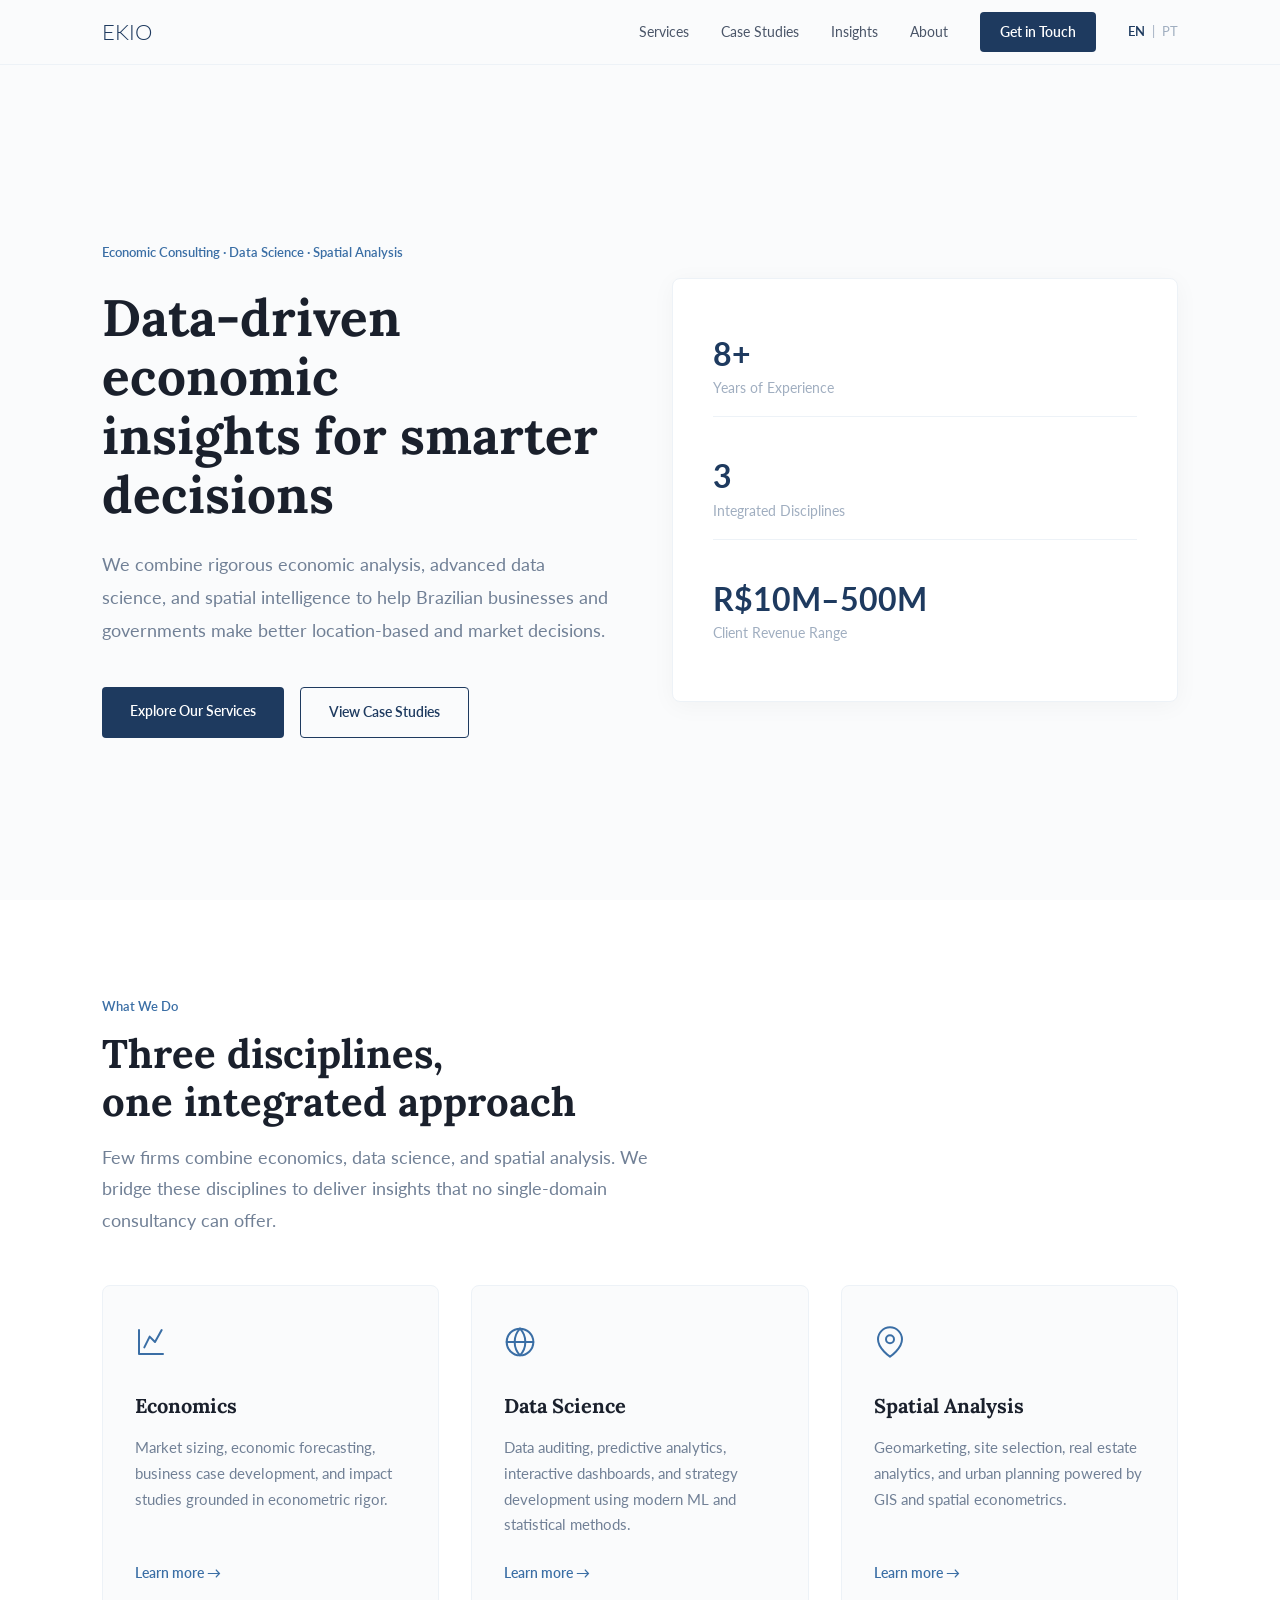
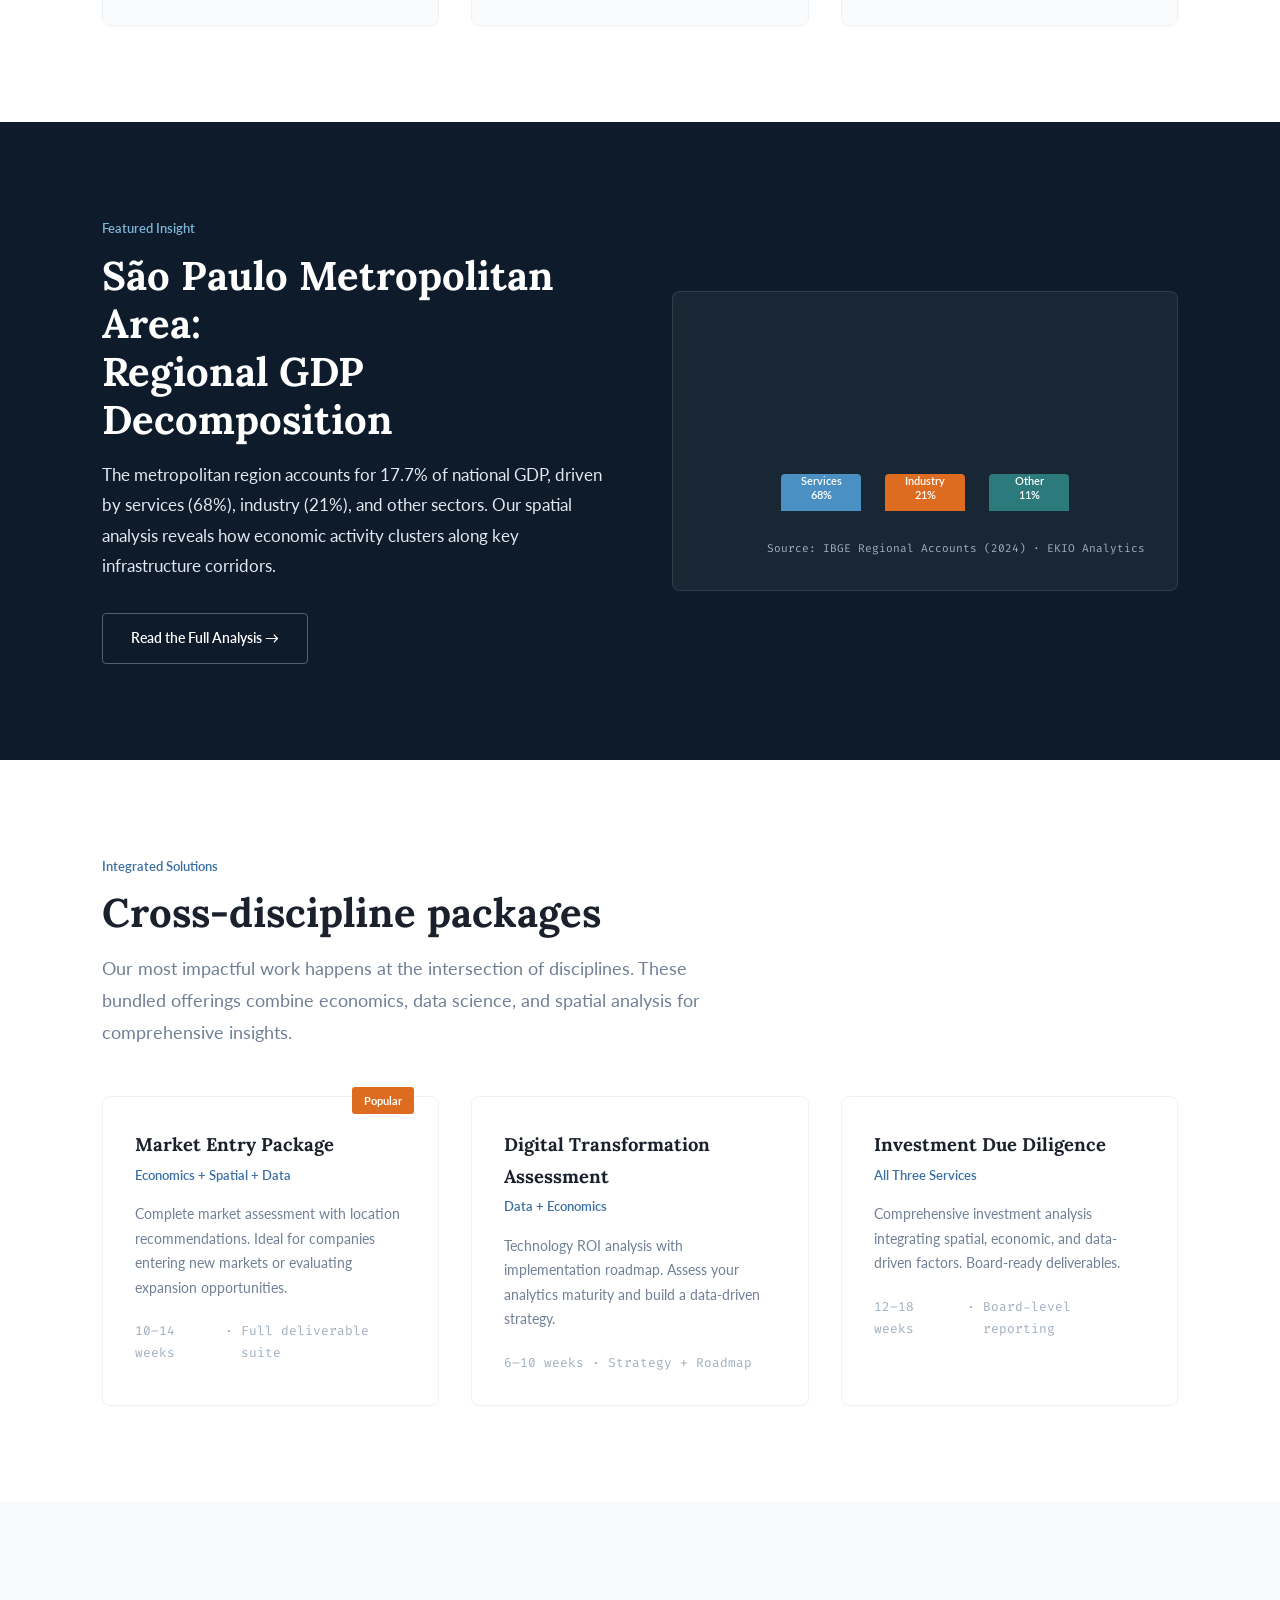
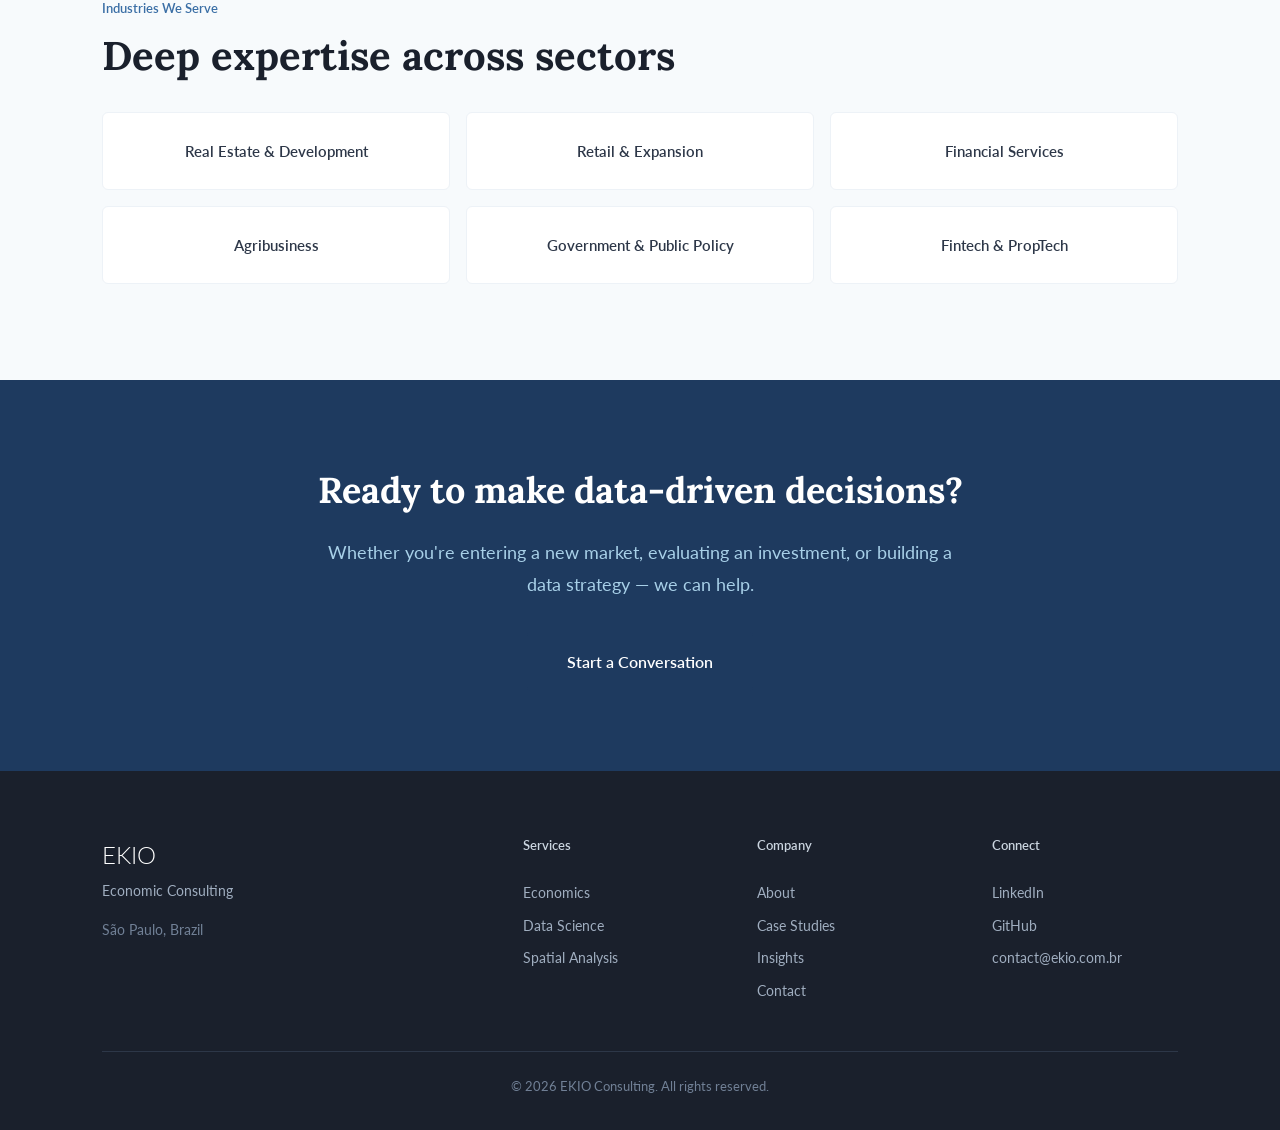
<file: ekio_ref/ekio-prototype/index.html>
<!DOCTYPE html>
<html lang="en">
<head>
    <meta charset="UTF-8">
    <meta name="viewport" content="width=device-width, initial-scale=1.0">
    <title>EKIO — Economic Consulting</title>
    <link href="https://fonts.googleapis.com/css2?family=Lato:wght@300;400;600;700&family=Lora:ital,wght@0,400;0,500;0,600;0,700;1,400;1,500&family=Source+Sans+Pro:wght@300;400;600&family=Fira+Code:wght@400;500&display=swap" rel="stylesheet">
    <link rel="stylesheet" href="style.css">
</head>
<body>

<!-- Navigation -->
<nav class="nav">
    <div class="nav-inner">
        <a href="index.html" class="nav-logo">EKIO</a>
        <div class="nav-links">
            <a href="services.html">Services</a>
            <a href="cases.html">Case Studies</a>
            <a href="insights.html">Insights</a>
            <a href="about.html">About</a>
            <a href="contact.html" class="nav-cta">Get in Touch</a>
        </div>
        <div class="nav-lang">
            <a href="#" class="lang-active">EN</a>
            <span class="lang-sep">|</span>
            <a href="#">PT</a>
        </div>
        <button class="nav-toggle" aria-label="Menu">
            <span></span><span></span><span></span>
        </button>
    </div>
</nav>

<!-- Hero -->
<header class="hero">
    <div class="hero-inner">
        <p class="hero-label">Economic Consulting &middot; Data Science &middot; Spatial Analysis</p>
        <h1 class="hero-title">Data-driven economic<br>insights for smarter decisions</h1>
        <p class="hero-subtitle">We combine rigorous economic analysis, advanced data science, and spatial intelligence to help Brazilian businesses and governments make better location-based and market decisions.</p>
        <div class="hero-actions">
            <a href="services.html" class="btn btn-primary">Explore Our Services</a>
            <a href="cases.html" class="btn btn-ghost">View Case Studies</a>
        </div>
    </div>
    <div class="hero-visual">
        <div class="hero-stat-grid">
            <div class="hero-stat">
                <span class="hero-stat-number">8+</span>
                <span class="hero-stat-label">Years of Experience</span>
            </div>
            <div class="hero-stat">
                <span class="hero-stat-number">3</span>
                <span class="hero-stat-label">Integrated Disciplines</span>
            </div>
            <div class="hero-stat">
                <span class="hero-stat-number">R$10M–500M</span>
                <span class="hero-stat-label">Client Revenue Range</span>
            </div>
        </div>
    </div>
</header>

<!-- Services Overview -->
<section class="section section-light" id="services">
    <div class="container">
        <p class="section-label">What We Do</p>
        <h2 class="section-heading">Three disciplines,<br>one integrated approach</h2>
        <p class="section-desc">Few firms combine economics, data science, and spatial analysis. We bridge these disciplines to deliver insights that no single-domain consultancy can offer.</p>

        <div class="services-grid">
            <a href="services.html#economics" class="service-card">
                <div class="service-icon">
                    <svg width="32" height="32" viewBox="0 0 24 24" fill="none" stroke="currentColor" stroke-width="1.5" stroke-linecap="round" stroke-linejoin="round"><path d="M3 3v18h18"/><path d="M7 16l4-8 4 4 5-9"/></svg>
                </div>
                <h3 class="service-title">Economics</h3>
                <p class="service-desc">Market sizing, economic forecasting, business case development, and impact studies grounded in econometric rigor.</p>
                <span class="service-link">Learn more &rarr;</span>
            </a>
            <a href="services.html#datascience" class="service-card">
                <div class="service-icon">
                    <svg width="32" height="32" viewBox="0 0 24 24" fill="none" stroke="currentColor" stroke-width="1.5" stroke-linecap="round" stroke-linejoin="round"><circle cx="12" cy="12" r="10"/><path d="M12 2a14.5 14.5 0 0 0 0 20 14.5 14.5 0 0 0 0-20"/><path d="M2 12h20"/></svg>
                </div>
                <h3 class="service-title">Data Science</h3>
                <p class="service-desc">Data auditing, predictive analytics, interactive dashboards, and strategy development using modern ML and statistical methods.</p>
                <span class="service-link">Learn more &rarr;</span>
            </a>
            <a href="services.html#spatial" class="service-card">
                <div class="service-icon">
                    <svg width="32" height="32" viewBox="0 0 24 24" fill="none" stroke="currentColor" stroke-width="1.5" stroke-linecap="round" stroke-linejoin="round"><path d="M21 10c0 7-9 13-9 13s-9-6-9-13a9 9 0 0 1 18 0z"/><circle cx="12" cy="10" r="3"/></svg>
                </div>
                <h3 class="service-title">Spatial Analysis</h3>
                <p class="service-desc">Geomarketing, site selection, real estate analytics, and urban planning powered by GIS and spatial econometrics.</p>
                <span class="service-link">Learn more &rarr;</span>
            </a>
        </div>
    </div>
</section>

<!-- Featured Insight / Data Viz -->
<section class="section section-dark">
    <div class="container">
        <div class="featured-insight">
            <div class="featured-text">
                <p class="section-label section-label-light">Featured Insight</p>
                <h2 class="section-heading section-heading-light">São Paulo Metropolitan Area:<br>Regional GDP Decomposition</h2>
                <p class="featured-desc">The metropolitan region accounts for 17.7% of national GDP, driven by services (68%), industry (21%), and other sectors. Our spatial analysis reveals how economic activity clusters along key infrastructure corridors.</p>
                <a href="insights.html" class="btn btn-ghost-light">Read the Full Analysis &rarr;</a>
            </div>
            <div class="featured-chart">
                <!-- Placeholder for embedded data viz -->
                <div class="chart-placeholder">
                    <div class="chart-bar-group">
                        <div class="chart-bar" style="height: 68%; background: var(--ekio-blue-400);">
                            <span class="chart-bar-label">Services<br>68%</span>
                        </div>
                        <div class="chart-bar" style="height: 21%; background: var(--ekio-orange);">
                            <span class="chart-bar-label">Industry<br>21%</span>
                        </div>
                        <div class="chart-bar" style="height: 11%; background: var(--ekio-teal);">
                            <span class="chart-bar-label">Other<br>11%</span>
                        </div>
                    </div>
                    <p class="chart-source">Source: IBGE Regional Accounts (2024) &middot; EKIO Analytics</p>
                </div>
            </div>
        </div>
    </div>
</section>

<!-- Bundled Offerings -->
<section class="section section-light">
    <div class="container">
        <p class="section-label">Integrated Solutions</p>
        <h2 class="section-heading">Cross-discipline packages</h2>
        <p class="section-desc">Our most impactful work happens at the intersection of disciplines. These bundled offerings combine economics, data science, and spatial analysis for comprehensive insights.</p>

        <div class="packages-grid">
            <div class="package-card">
                <div class="package-badge">Popular</div>
                <h3 class="package-title">Market Entry Package</h3>
                <p class="package-disciplines">Economics + Spatial + Data</p>
                <p class="package-desc">Complete market assessment with location recommendations. Ideal for companies entering new markets or evaluating expansion opportunities.</p>
                <div class="package-meta">
                    <span>10–14 weeks</span>
                    <span>&middot;</span>
                    <span>Full deliverable suite</span>
                </div>
            </div>
            <div class="package-card">
                <h3 class="package-title">Digital Transformation Assessment</h3>
                <p class="package-disciplines">Data + Economics</p>
                <p class="package-desc">Technology ROI analysis with implementation roadmap. Assess your analytics maturity and build a data-driven strategy.</p>
                <div class="package-meta">
                    <span>6–10 weeks</span>
                    <span>&middot;</span>
                    <span>Strategy + Roadmap</span>
                </div>
            </div>
            <div class="package-card">
                <h3 class="package-title">Investment Due Diligence</h3>
                <p class="package-disciplines">All Three Services</p>
                <p class="package-desc">Comprehensive investment analysis integrating spatial, economic, and data-driven factors. Board-ready deliverables.</p>
                <div class="package-meta">
                    <span>12–18 weeks</span>
                    <span>&middot;</span>
                    <span>Board-level reporting</span>
                </div>
            </div>
        </div>
    </div>
</section>

<!-- Social Proof / Sectors -->
<section class="section section-muted">
    <div class="container">
        <p class="section-label">Industries We Serve</p>
        <h2 class="section-heading">Deep expertise across sectors</h2>
        <div class="sectors-grid">
            <div class="sector-item">
                <span class="sector-name">Real Estate & Development</span>
            </div>
            <div class="sector-item">
                <span class="sector-name">Retail & Expansion</span>
            </div>
            <div class="sector-item">
                <span class="sector-name">Financial Services</span>
            </div>
            <div class="sector-item">
                <span class="sector-name">Agribusiness</span>
            </div>
            <div class="sector-item">
                <span class="sector-name">Government & Public Policy</span>
            </div>
            <div class="sector-item">
                <span class="sector-name">Fintech & PropTech</span>
            </div>
        </div>
    </div>
</section>

<!-- CTA -->
<section class="section section-cta">
    <div class="container container-narrow">
        <h2 class="cta-heading">Ready to make data-driven decisions?</h2>
        <p class="cta-desc">Whether you're entering a new market, evaluating an investment, or building a data strategy — we can help.</p>
        <a href="contact.html" class="btn btn-primary btn-lg">Start a Conversation</a>
    </div>
</section>

<!-- Footer -->
<footer class="footer">
    <div class="container">
        <div class="footer-grid">
            <div class="footer-brand">
                <span class="footer-logo">EKIO</span>
                <p class="footer-tagline">Economic Consulting</p>
                <p class="footer-location">São Paulo, Brazil</p>
            </div>
            <div class="footer-col">
                <h4 class="footer-heading">Services</h4>
                <a href="services.html#economics">Economics</a>
                <a href="services.html#datascience">Data Science</a>
                <a href="services.html#spatial">Spatial Analysis</a>
            </div>
            <div class="footer-col">
                <h4 class="footer-heading">Company</h4>
                <a href="about.html">About</a>
                <a href="cases.html">Case Studies</a>
                <a href="insights.html">Insights</a>
                <a href="contact.html">Contact</a>
            </div>
            <div class="footer-col">
                <h4 class="footer-heading">Connect</h4>
                <a href="#">LinkedIn</a>
                <a href="#">GitHub</a>
                <a href="mailto:contact@ekio.com.br">contact@ekio.com.br</a>
            </div>
        </div>
        <div class="footer-bottom">
            <p>&copy; 2026 EKIO Consulting. All rights reserved.</p>
        </div>
    </div>
</footer>

<script src="script.js"></script>
</body>
</html>
</file>
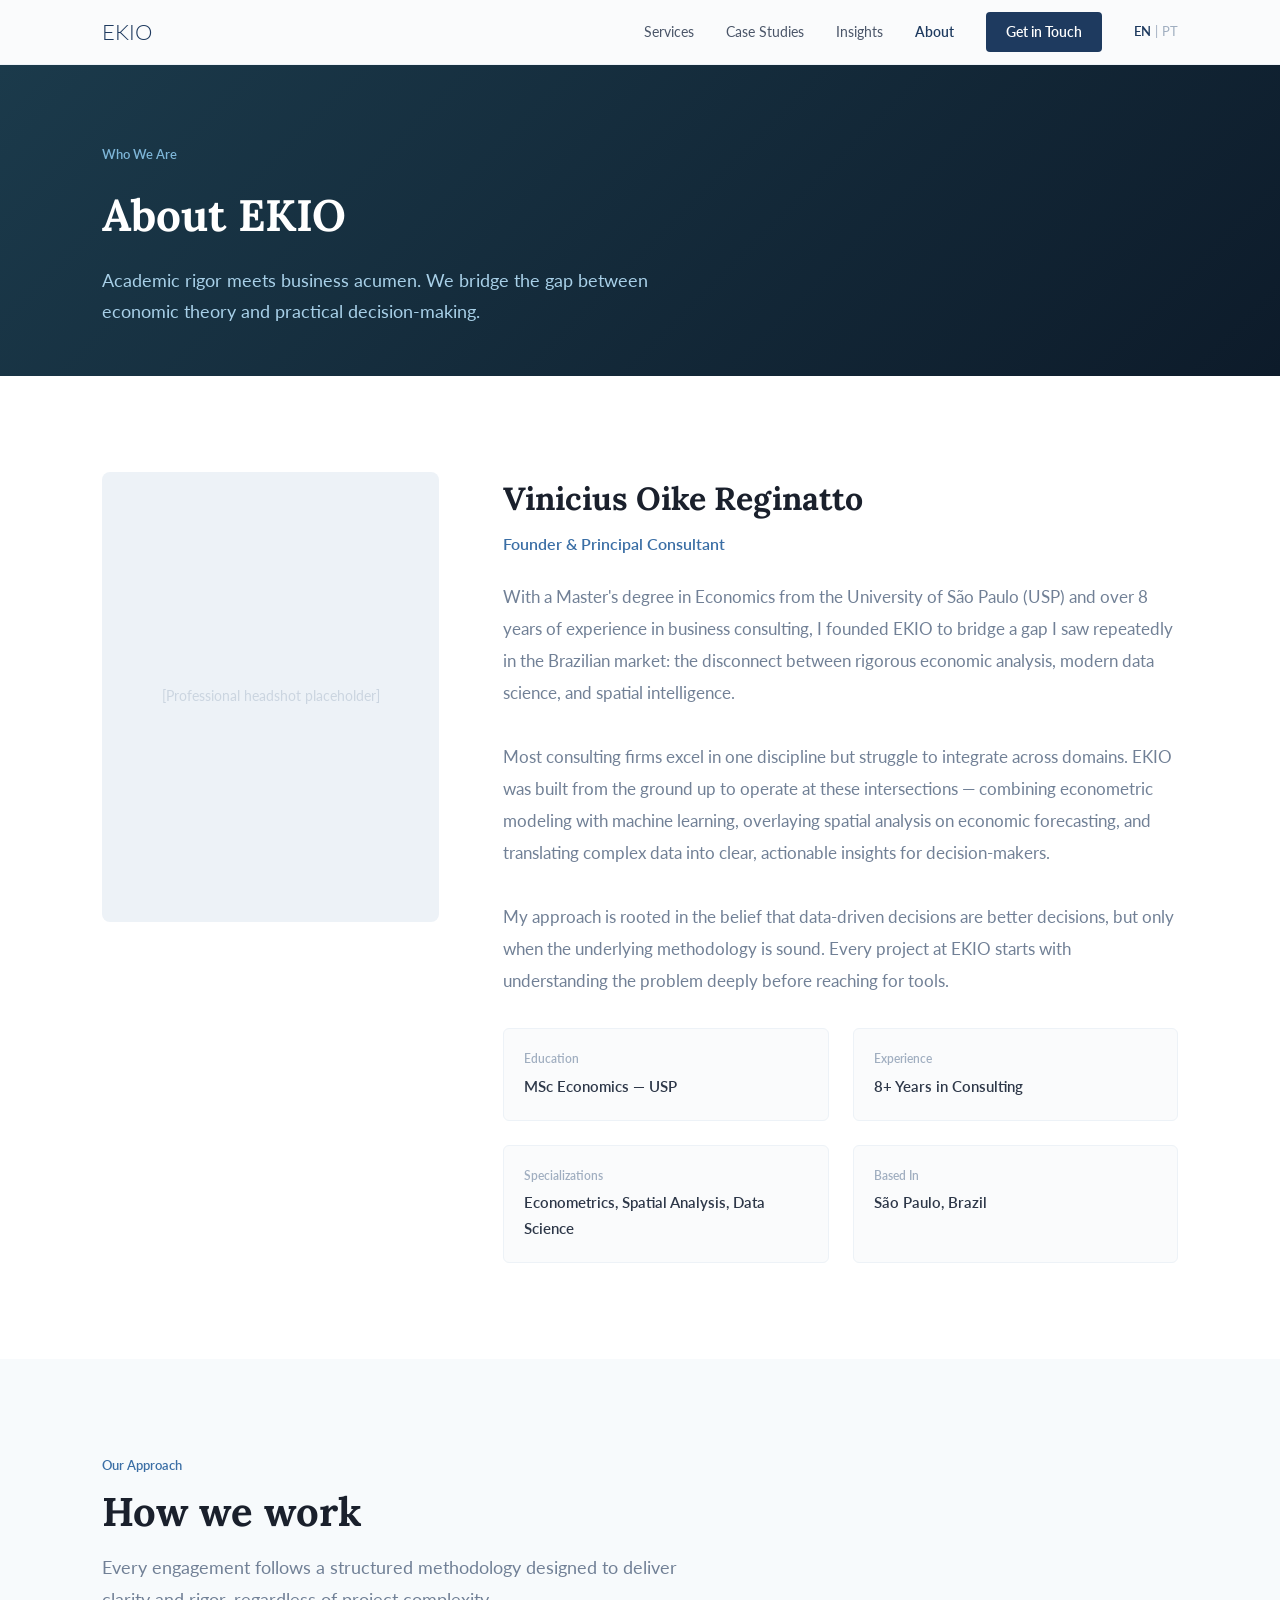
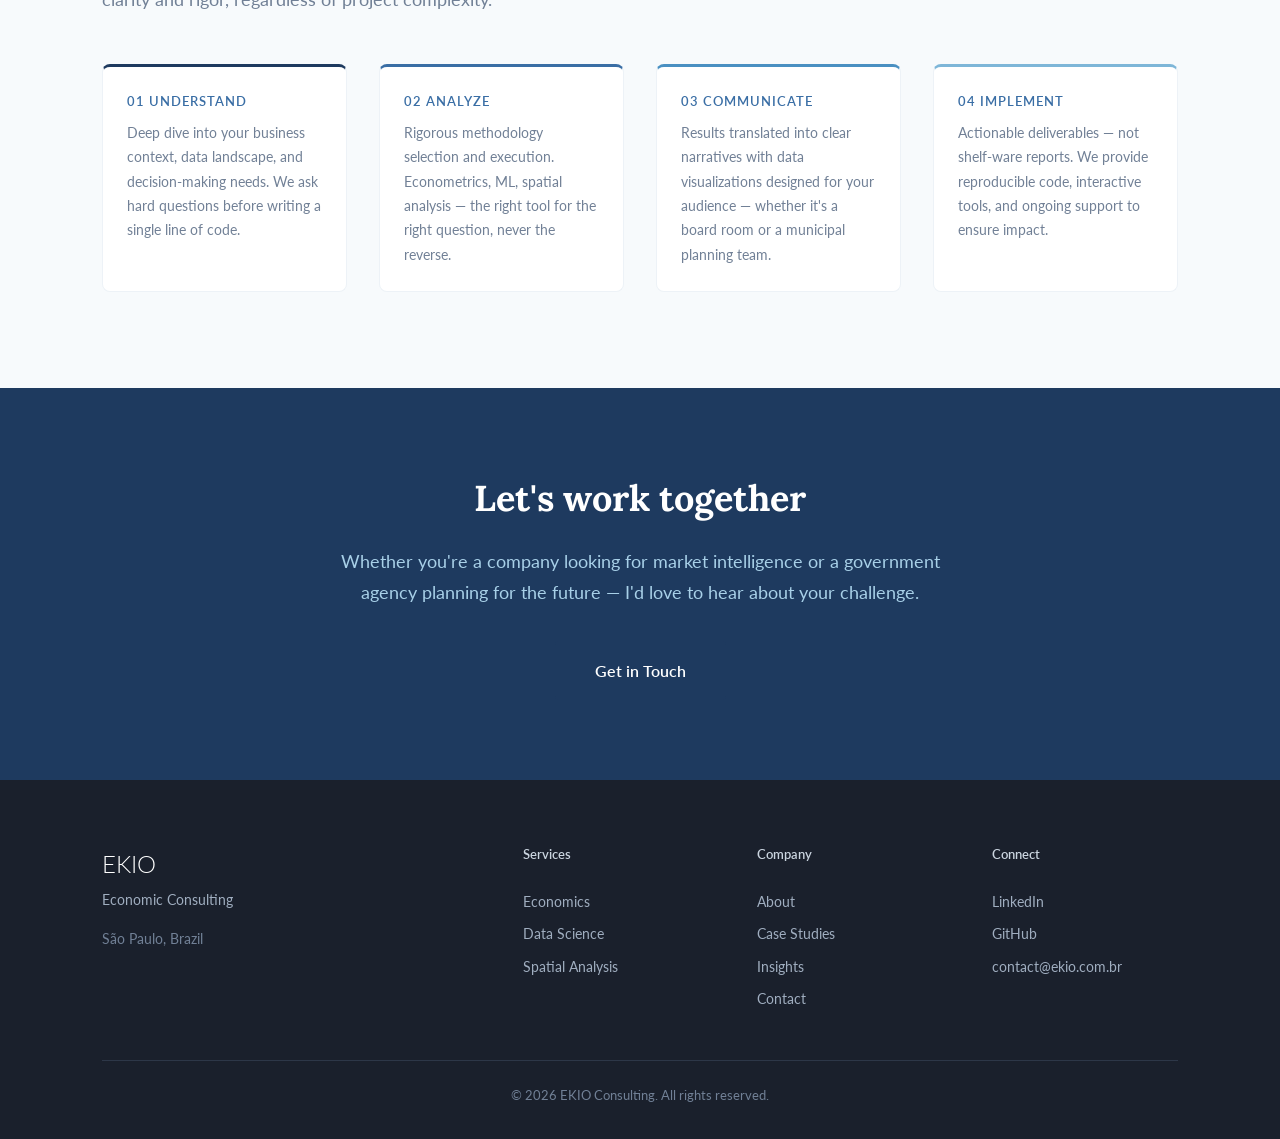
<file: ekio_ref/ekio-prototype/about.html>
<!DOCTYPE html>
<html lang="en">
<head>
    <meta charset="UTF-8">
    <meta name="viewport" content="width=device-width, initial-scale=1.0">
    <title>About — EKIO</title>
    <link href="https://fonts.googleapis.com/css2?family=Lato:wght@300;400;600;700&family=Lora:ital,wght@0,400;0,500;0,600;0,700;1,400;1,500&family=Source+Sans+Pro:wght@300;400;600&family=Fira+Code:wght@400;500&display=swap" rel="stylesheet">
    <link rel="stylesheet" href="style.css">
</head>
<body>

<nav class="nav">
    <div class="nav-inner">
        <a href="index.html" class="nav-logo">EKIO</a>
        <div class="nav-links">
            <a href="services.html">Services</a>
            <a href="cases.html">Case Studies</a>
            <a href="insights.html">Insights</a>
            <a href="about.html" style="color: var(--ekio-blue-700); font-weight: 600;">About</a>
            <a href="contact.html" class="nav-cta">Get in Touch</a>
        </div>
        <div class="nav-lang"><a href="#" class="lang-active">EN</a><span class="lang-sep">|</span><a href="#">PT</a></div>
        <button class="nav-toggle" aria-label="Menu"><span></span><span></span><span></span></button>
    </div>
</nav>

<div class="page-header">
    <div class="container">
        <p class="section-label">Who We Are</p>
        <h1 class="page-header-title">About EKIO</h1>
        <p class="page-header-desc">Academic rigor meets business acumen. We bridge the gap between economic theory and practical decision-making.</p>
    </div>
</div>

<section class="section section-light">
    <div class="container">
        <div class="about-grid">
            <div class="about-photo">
                [Professional headshot placeholder]
            </div>
            <div>
                <h2 class="about-name">Vinicius Oike Reginatto</h2>
                <p class="about-role">Founder & Principal Consultant</p>
                <p class="about-bio">With a Master's degree in Economics from the University of São Paulo (USP) and over 8 years of experience in business consulting, I founded EKIO to bridge a gap I saw repeatedly in the Brazilian market: the disconnect between rigorous economic analysis, modern data science, and spatial intelligence.</p>
                <p class="about-bio">Most consulting firms excel in one discipline but struggle to integrate across domains. EKIO was built from the ground up to operate at these intersections — combining econometric modeling with machine learning, overlaying spatial analysis on economic forecasting, and translating complex data into clear, actionable insights for decision-makers.</p>
                <p class="about-bio">My approach is rooted in the belief that data-driven decisions are better decisions, but only when the underlying methodology is sound. Every project at EKIO starts with understanding the problem deeply before reaching for tools.</p>

                <div class="credentials">
                    <div class="credential">
                        <p class="credential-label">Education</p>
                        <p class="credential-value">MSc Economics — USP</p>
                    </div>
                    <div class="credential">
                        <p class="credential-label">Experience</p>
                        <p class="credential-value">8+ Years in Consulting</p>
                    </div>
                    <div class="credential">
                        <p class="credential-label">Specializations</p>
                        <p class="credential-value">Econometrics, Spatial Analysis, Data Science</p>
                    </div>
                    <div class="credential">
                        <p class="credential-label">Based In</p>
                        <p class="credential-value">São Paulo, Brazil</p>
                    </div>
                </div>
            </div>
        </div>
    </div>
</section>

<!-- Methodology / Philosophy -->
<section class="section section-muted">
    <div class="container">
        <p class="section-label">Our Approach</p>
        <h2 class="section-heading">How we work</h2>
        <p class="section-desc">Every engagement follows a structured methodology designed to deliver clarity and rigor, regardless of project complexity.</p>

        <div style="display: grid; grid-template-columns: repeat(4, 1fr); gap: 2rem; margin-top: 2rem;">
            <div style="padding: 1.5rem; background: white; border: 1px solid var(--ekio-gray-200); border-radius: 8px; border-top: 3px solid var(--ekio-blue-700);">
                <p style="font-size: 0.8rem; font-weight: 600; color: var(--ekio-blue-500); letter-spacing: 1px; margin-bottom: 0.5rem;">01 UNDERSTAND</p>
                <p style="font-size: 0.9rem; color: var(--ekio-gray-600); line-height: 1.7;">Deep dive into your business context, data landscape, and decision-making needs. We ask hard questions before writing a single line of code.</p>
            </div>
            <div style="padding: 1.5rem; background: white; border: 1px solid var(--ekio-gray-200); border-radius: 8px; border-top: 3px solid var(--ekio-blue-500);">
                <p style="font-size: 0.8rem; font-weight: 600; color: var(--ekio-blue-500); letter-spacing: 1px; margin-bottom: 0.5rem;">02 ANALYZE</p>
                <p style="font-size: 0.9rem; color: var(--ekio-gray-600); line-height: 1.7;">Rigorous methodology selection and execution. Econometrics, ML, spatial analysis — the right tool for the right question, never the reverse.</p>
            </div>
            <div style="padding: 1.5rem; background: white; border: 1px solid var(--ekio-gray-200); border-radius: 8px; border-top: 3px solid var(--ekio-blue-400);">
                <p style="font-size: 0.8rem; font-weight: 600; color: var(--ekio-blue-500); letter-spacing: 1px; margin-bottom: 0.5rem;">03 COMMUNICATE</p>
                <p style="font-size: 0.9rem; color: var(--ekio-gray-600); line-height: 1.7;">Results translated into clear narratives with data visualizations designed for your audience — whether it's a board room or a municipal planning team.</p>
            </div>
            <div style="padding: 1.5rem; background: white; border: 1px solid var(--ekio-gray-200); border-radius: 8px; border-top: 3px solid var(--ekio-blue-300);">
                <p style="font-size: 0.8rem; font-weight: 600; color: var(--ekio-blue-500); letter-spacing: 1px; margin-bottom: 0.5rem;">04 IMPLEMENT</p>
                <p style="font-size: 0.9rem; color: var(--ekio-gray-600); line-height: 1.7;">Actionable deliverables — not shelf-ware reports. We provide reproducible code, interactive tools, and ongoing support to ensure impact.</p>
            </div>
        </div>
    </div>
</section>

<section class="section section-cta">
    <div class="container container-narrow">
        <h2 class="cta-heading">Let's work together</h2>
        <p class="cta-desc">Whether you're a company looking for market intelligence or a government agency planning for the future — I'd love to hear about your challenge.</p>
        <a href="contact.html" class="btn btn-primary btn-lg">Get in Touch</a>
    </div>
</section>

<footer class="footer">
    <div class="container">
        <div class="footer-grid">
            <div class="footer-brand">
                <span class="footer-logo">EKIO</span>
                <p class="footer-tagline">Economic Consulting</p>
                <p class="footer-location">São Paulo, Brazil</p>
            </div>
            <div class="footer-col">
                <h4 class="footer-heading">Services</h4>
                <a href="services.html#economics">Economics</a>
                <a href="services.html#datascience">Data Science</a>
                <a href="services.html#spatial">Spatial Analysis</a>
            </div>
            <div class="footer-col">
                <h4 class="footer-heading">Company</h4>
                <a href="about.html">About</a>
                <a href="cases.html">Case Studies</a>
                <a href="insights.html">Insights</a>
                <a href="contact.html">Contact</a>
            </div>
            <div class="footer-col">
                <h4 class="footer-heading">Connect</h4>
                <a href="#">LinkedIn</a>
                <a href="#">GitHub</a>
                <a href="mailto:contact@ekio.com.br">contact@ekio.com.br</a>
            </div>
        </div>
        <div class="footer-bottom"><p>&copy; 2026 EKIO Consulting. All rights reserved.</p></div>
    </div>
</footer>

<script src="script.js"></script>
</body>
</html>
</file>
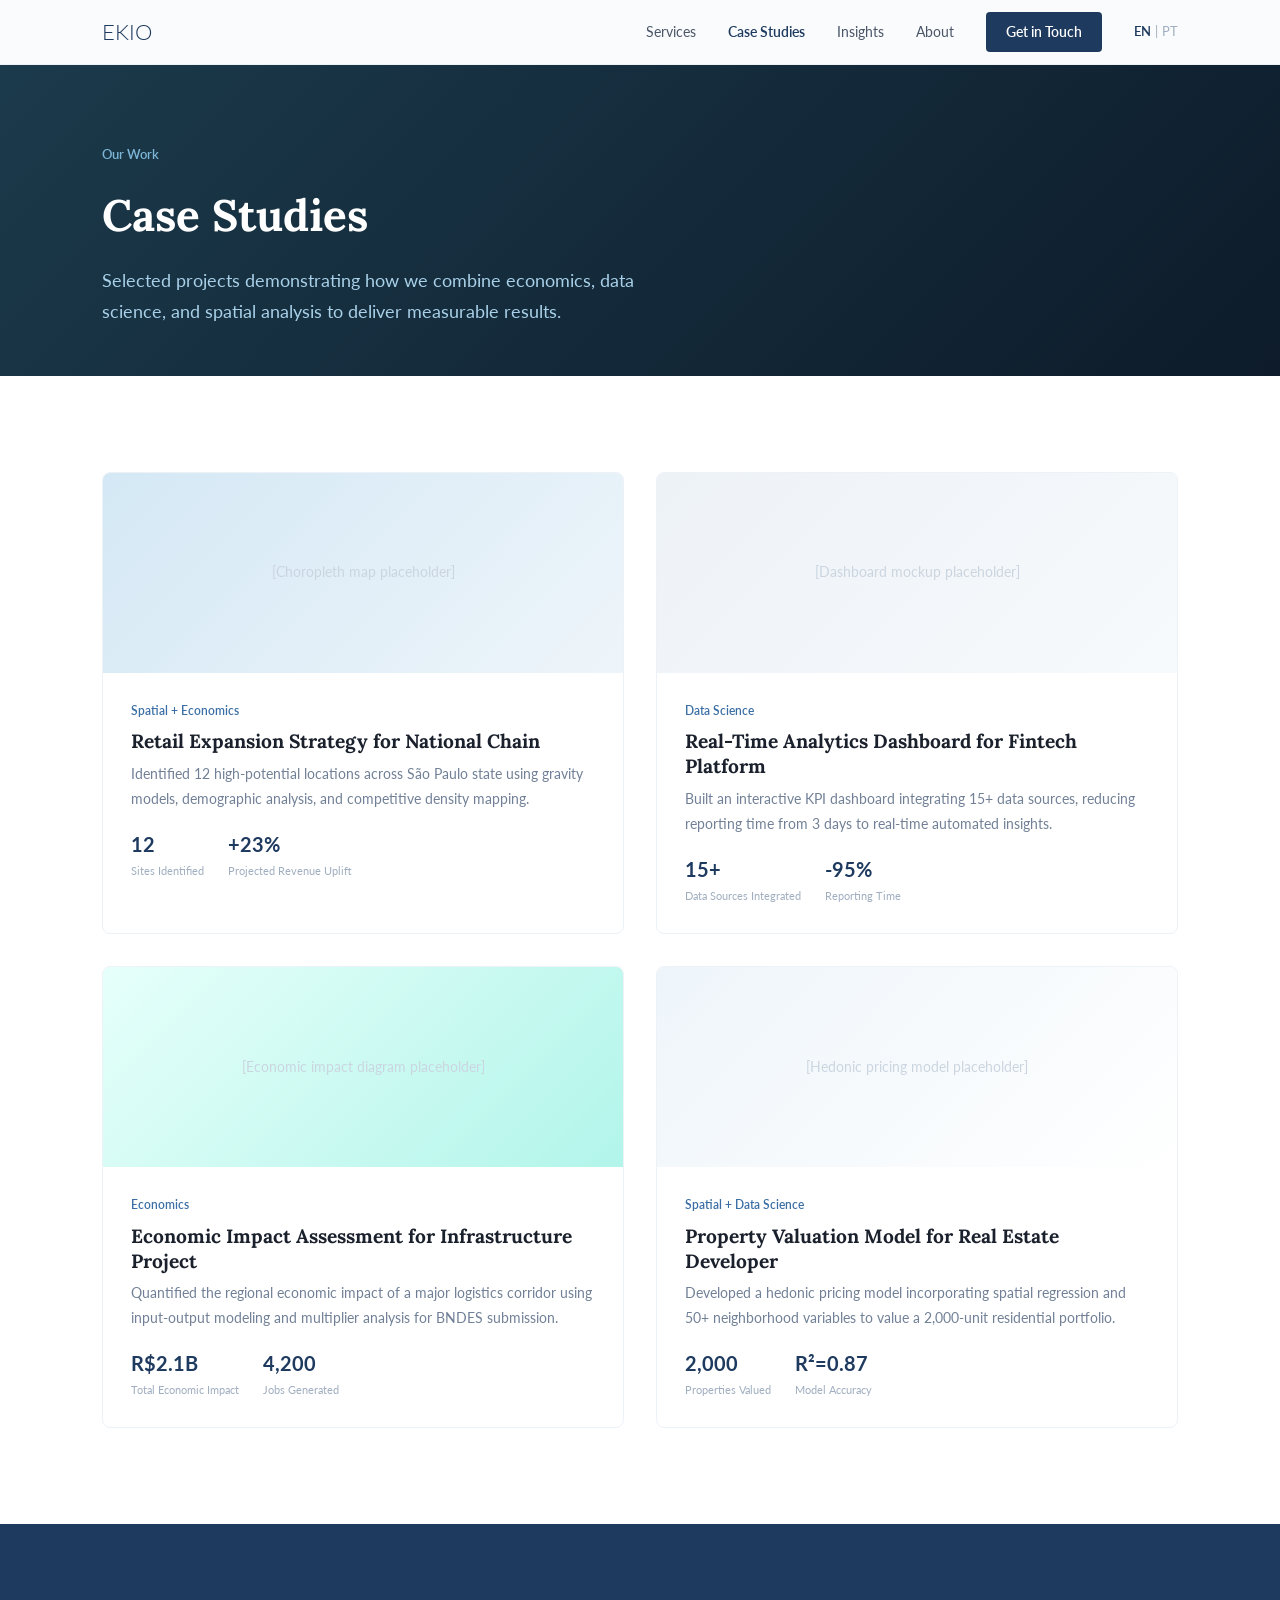
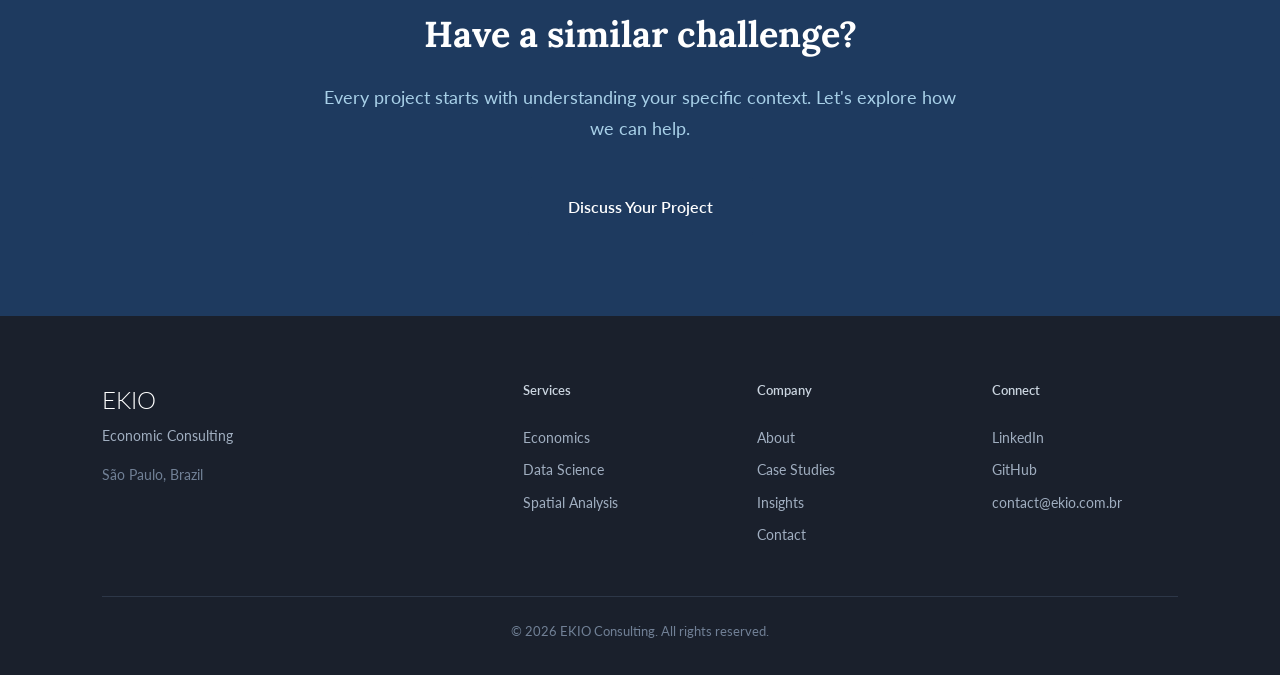
<file: ekio_ref/ekio-prototype/cases.html>
<!DOCTYPE html>
<html lang="en">
<head>
    <meta charset="UTF-8">
    <meta name="viewport" content="width=device-width, initial-scale=1.0">
    <title>Case Studies — EKIO</title>
    <link href="https://fonts.googleapis.com/css2?family=Lato:wght@300;400;600;700&family=Lora:ital,wght@0,400;0,500;0,600;0,700;1,400;1,500&family=Source+Sans+Pro:wght@300;400;600&family=Fira+Code:wght@400;500&display=swap" rel="stylesheet">
    <link rel="stylesheet" href="style.css">
</head>
<body>

<nav class="nav">
    <div class="nav-inner">
        <a href="index.html" class="nav-logo">EKIO</a>
        <div class="nav-links">
            <a href="services.html">Services</a>
            <a href="cases.html" style="color: var(--ekio-blue-700); font-weight: 600;">Case Studies</a>
            <a href="insights.html">Insights</a>
            <a href="about.html">About</a>
            <a href="contact.html" class="nav-cta">Get in Touch</a>
        </div>
        <div class="nav-lang"><a href="#" class="lang-active">EN</a><span class="lang-sep">|</span><a href="#">PT</a></div>
        <button class="nav-toggle" aria-label="Menu"><span></span><span></span><span></span></button>
    </div>
</nav>

<div class="page-header">
    <div class="container">
        <p class="section-label">Our Work</p>
        <h1 class="page-header-title">Case Studies</h1>
        <p class="page-header-desc">Selected projects demonstrating how we combine economics, data science, and spatial analysis to deliver measurable results.</p>
    </div>
</div>

<section class="section section-light">
    <div class="container">
        <div class="cases-grid">
            <a href="#" class="case-card">
                <div class="case-image" style="background: linear-gradient(135deg, var(--ekio-blue-100), var(--ekio-blue-50));">
                    [Choropleth map placeholder]
                </div>
                <div class="case-content">
                    <p class="case-category">Spatial + Economics</p>
                    <h3 class="case-title">Retail Expansion Strategy for National Chain</h3>
                    <p class="case-excerpt">Identified 12 high-potential locations across São Paulo state using gravity models, demographic analysis, and competitive density mapping.</p>
                    <div class="case-metrics">
                        <div class="case-metric">
                            <span class="case-metric-value">12</span>
                            <span class="case-metric-label">Sites Identified</span>
                        </div>
                        <div class="case-metric">
                            <span class="case-metric-value">+23%</span>
                            <span class="case-metric-label">Projected Revenue Uplift</span>
                        </div>
                    </div>
                </div>
            </a>

            <a href="#" class="case-card">
                <div class="case-image" style="background: linear-gradient(135deg, var(--ekio-gray-200), var(--ekio-gray-100));">
                    [Dashboard mockup placeholder]
                </div>
                <div class="case-content">
                    <p class="case-category">Data Science</p>
                    <h3 class="case-title">Real-Time Analytics Dashboard for Fintech Platform</h3>
                    <p class="case-excerpt">Built an interactive KPI dashboard integrating 15+ data sources, reducing reporting time from 3 days to real-time automated insights.</p>
                    <div class="case-metrics">
                        <div class="case-metric">
                            <span class="case-metric-value">15+</span>
                            <span class="case-metric-label">Data Sources Integrated</span>
                        </div>
                        <div class="case-metric">
                            <span class="case-metric-value">-95%</span>
                            <span class="case-metric-label">Reporting Time</span>
                        </div>
                    </div>
                </div>
            </a>

            <a href="#" class="case-card">
                <div class="case-image" style="background: linear-gradient(135deg, #E6FFFA, #B2F5EA);">
                    [Economic impact diagram placeholder]
                </div>
                <div class="case-content">
                    <p class="case-category">Economics</p>
                    <h3 class="case-title">Economic Impact Assessment for Infrastructure Project</h3>
                    <p class="case-excerpt">Quantified the regional economic impact of a major logistics corridor using input-output modeling and multiplier analysis for BNDES submission.</p>
                    <div class="case-metrics">
                        <div class="case-metric">
                            <span class="case-metric-value">R$2.1B</span>
                            <span class="case-metric-label">Total Economic Impact</span>
                        </div>
                        <div class="case-metric">
                            <span class="case-metric-value">4,200</span>
                            <span class="case-metric-label">Jobs Generated</span>
                        </div>
                    </div>
                </div>
            </a>

            <a href="#" class="case-card">
                <div class="case-image" style="background: linear-gradient(135deg, var(--ekio-blue-50), white);">
                    [Hedonic pricing model placeholder]
                </div>
                <div class="case-content">
                    <p class="case-category">Spatial + Data Science</p>
                    <h3 class="case-title">Property Valuation Model for Real Estate Developer</h3>
                    <p class="case-excerpt">Developed a hedonic pricing model incorporating spatial regression and 50+ neighborhood variables to value a 2,000-unit residential portfolio.</p>
                    <div class="case-metrics">
                        <div class="case-metric">
                            <span class="case-metric-value">2,000</span>
                            <span class="case-metric-label">Properties Valued</span>
                        </div>
                        <div class="case-metric">
                            <span class="case-metric-value">R²=0.87</span>
                            <span class="case-metric-label">Model Accuracy</span>
                        </div>
                    </div>
                </div>
            </a>
        </div>
    </div>
</section>

<section class="section section-cta">
    <div class="container container-narrow">
        <h2 class="cta-heading">Have a similar challenge?</h2>
        <p class="cta-desc">Every project starts with understanding your specific context. Let's explore how we can help.</p>
        <a href="contact.html" class="btn btn-primary btn-lg">Discuss Your Project</a>
    </div>
</section>

<footer class="footer">
    <div class="container">
        <div class="footer-grid">
            <div class="footer-brand">
                <span class="footer-logo">EKIO</span>
                <p class="footer-tagline">Economic Consulting</p>
                <p class="footer-location">São Paulo, Brazil</p>
            </div>
            <div class="footer-col">
                <h4 class="footer-heading">Services</h4>
                <a href="services.html#economics">Economics</a>
                <a href="services.html#datascience">Data Science</a>
                <a href="services.html#spatial">Spatial Analysis</a>
            </div>
            <div class="footer-col">
                <h4 class="footer-heading">Company</h4>
                <a href="about.html">About</a>
                <a href="cases.html">Case Studies</a>
                <a href="insights.html">Insights</a>
                <a href="contact.html">Contact</a>
            </div>
            <div class="footer-col">
                <h4 class="footer-heading">Connect</h4>
                <a href="#">LinkedIn</a>
                <a href="#">GitHub</a>
                <a href="mailto:contact@ekio.com.br">contact@ekio.com.br</a>
            </div>
        </div>
        <div class="footer-bottom"><p>&copy; 2026 EKIO Consulting. All rights reserved.</p></div>
    </div>
</footer>

<script src="script.js"></script>
</body>
</html>
</file>
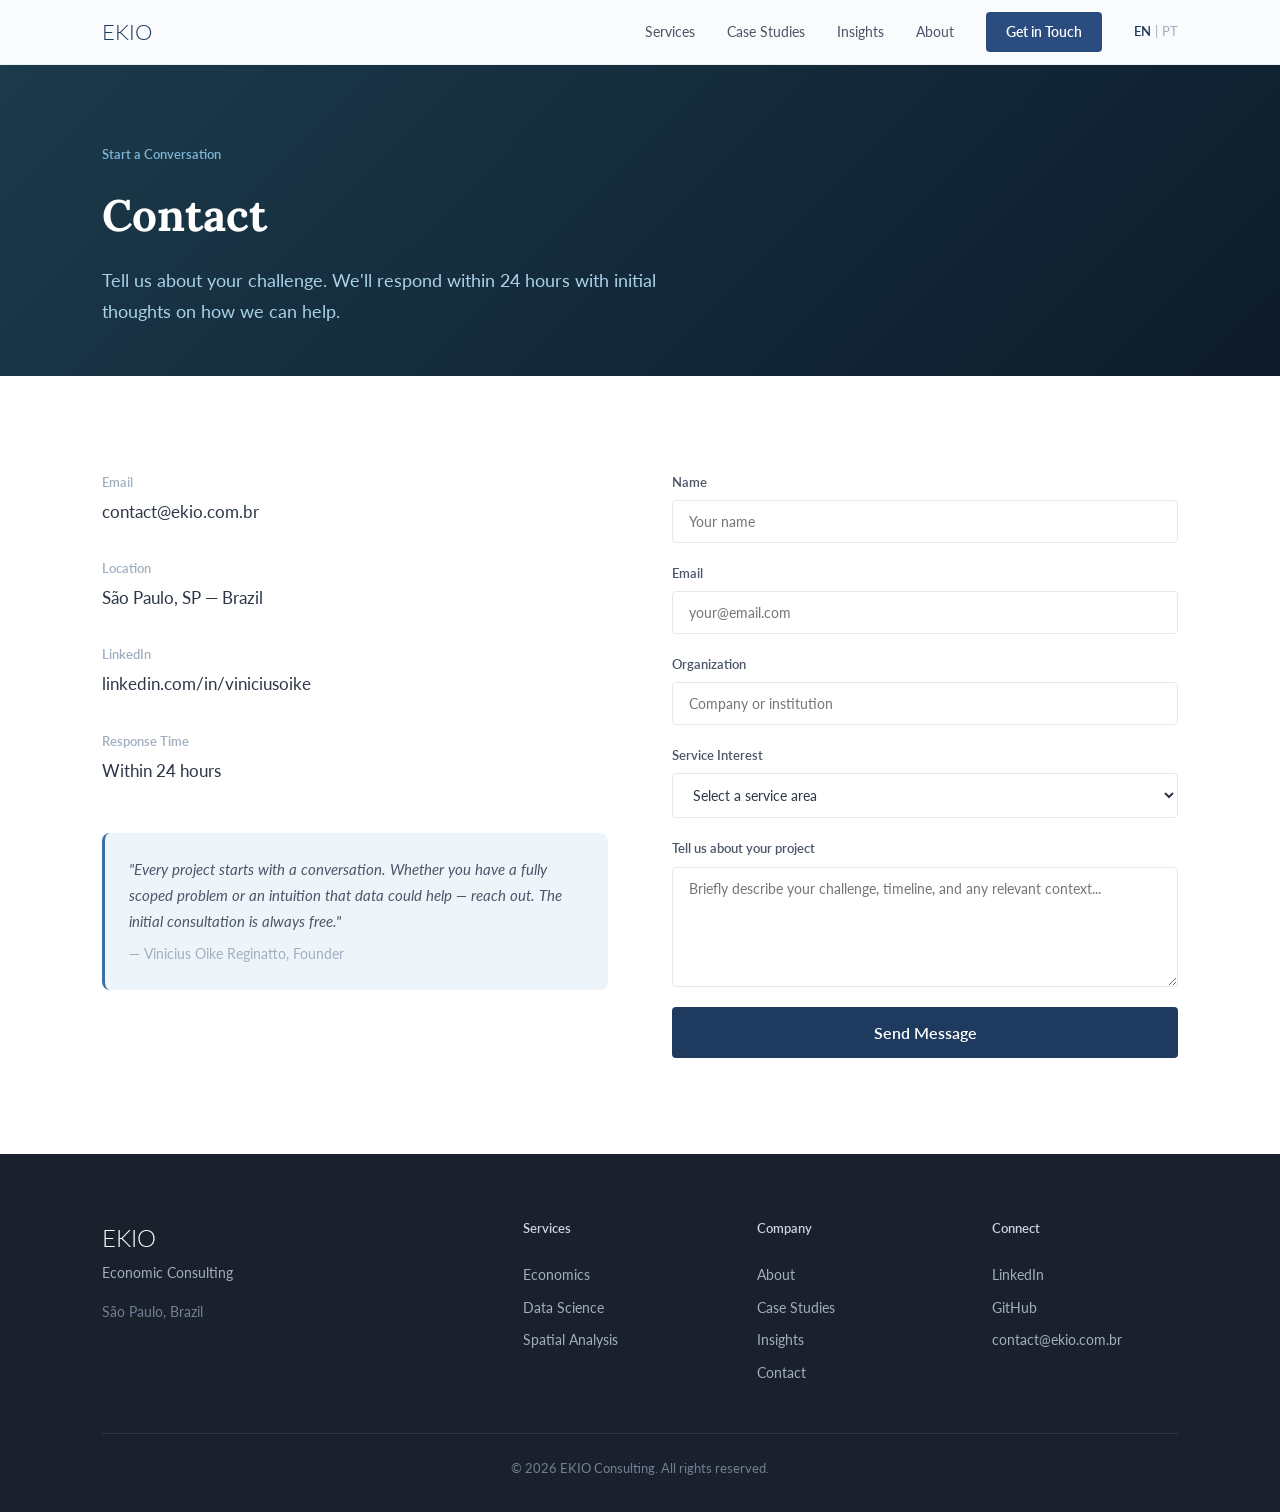
<file: ekio_ref/ekio-prototype/contact.html>
<!DOCTYPE html>
<html lang="en">
<head>
    <meta charset="UTF-8">
    <meta name="viewport" content="width=device-width, initial-scale=1.0">
    <title>Contact — EKIO</title>
    <link href="https://fonts.googleapis.com/css2?family=Lato:wght@300;400;600;700&family=Lora:ital,wght@0,400;0,500;0,600;0,700;1,400;1,500&family=Source+Sans+Pro:wght@300;400;600&family=Fira+Code:wght@400;500&display=swap" rel="stylesheet">
    <link rel="stylesheet" href="style.css">
</head>
<body>

<nav class="nav">
    <div class="nav-inner">
        <a href="index.html" class="nav-logo">EKIO</a>
        <div class="nav-links">
            <a href="services.html">Services</a>
            <a href="cases.html">Case Studies</a>
            <a href="insights.html">Insights</a>
            <a href="about.html">About</a>
            <a href="contact.html" class="nav-cta" style="background: var(--ekio-blue-600) !important;">Get in Touch</a>
        </div>
        <div class="nav-lang"><a href="#" class="lang-active">EN</a><span class="lang-sep">|</span><a href="#">PT</a></div>
        <button class="nav-toggle" aria-label="Menu"><span></span><span></span><span></span></button>
    </div>
</nav>

<div class="page-header">
    <div class="container">
        <p class="section-label">Start a Conversation</p>
        <h1 class="page-header-title">Contact</h1>
        <p class="page-header-desc">Tell us about your challenge. We'll respond within 24 hours with initial thoughts on how we can help.</p>
    </div>
</div>

<section class="section section-light">
    <div class="container">
        <div class="contact-grid">
            <div>
                <div class="contact-info-item">
                    <p class="contact-info-label">Email</p>
                    <p class="contact-info-value">contact@ekio.com.br</p>
                </div>
                <div class="contact-info-item">
                    <p class="contact-info-label">Location</p>
                    <p class="contact-info-value">São Paulo, SP — Brazil</p>
                </div>
                <div class="contact-info-item">
                    <p class="contact-info-label">LinkedIn</p>
                    <p class="contact-info-value">linkedin.com/in/viniciusoike</p>
                </div>
                <div class="contact-info-item">
                    <p class="contact-info-label">Response Time</p>
                    <p class="contact-info-value">Within 24 hours</p>
                </div>

                <div style="margin-top: 3rem; padding: 1.5rem; background: var(--ekio-blue-50); border-radius: 8px; border-left: 3px solid var(--ekio-blue-500);">
                    <p style="font-size: 0.95rem; color: var(--ekio-gray-700); line-height: 1.7; font-style: italic;">"Every project starts with a conversation. Whether you have a fully scoped problem or an intuition that data could help — reach out. The initial consultation is always free."</p>
                    <p style="font-size: 0.85rem; color: var(--ekio-gray-500); margin-top: 0.5rem;">— Vinicius Oike Reginatto, Founder</p>
                </div>
            </div>

            <div>
                <form class="contact-form">
                    <div class="form-group">
                        <label class="form-label">Name</label>
                        <input type="text" class="form-input" placeholder="Your name">
                    </div>
                    <div class="form-group">
                        <label class="form-label">Email</label>
                        <input type="email" class="form-input" placeholder="your@email.com">
                    </div>
                    <div class="form-group">
                        <label class="form-label">Organization</label>
                        <input type="text" class="form-input" placeholder="Company or institution">
                    </div>
                    <div class="form-group">
                        <label class="form-label">Service Interest</label>
                        <select class="form-select">
                            <option value="">Select a service area</option>
                            <option value="economics">Economics & Forecasting</option>
                            <option value="datascience">Data Science & Analytics</option>
                            <option value="spatial">Spatial Analysis & GIS</option>
                            <option value="integrated">Integrated / Multi-Discipline</option>
                            <option value="other">Other / Not Sure</option>
                        </select>
                    </div>
                    <div class="form-group">
                        <label class="form-label">Tell us about your project</label>
                        <textarea class="form-textarea" placeholder="Briefly describe your challenge, timeline, and any relevant context..."></textarea>
                    </div>
                    <button type="submit" class="btn btn-primary btn-lg" style="width: 100%;">Send Message</button>
                </form>
            </div>
        </div>
    </div>
</section>

<footer class="footer">
    <div class="container">
        <div class="footer-grid">
            <div class="footer-brand">
                <span class="footer-logo">EKIO</span>
                <p class="footer-tagline">Economic Consulting</p>
                <p class="footer-location">São Paulo, Brazil</p>
            </div>
            <div class="footer-col">
                <h4 class="footer-heading">Services</h4>
                <a href="services.html#economics">Economics</a>
                <a href="services.html#datascience">Data Science</a>
                <a href="services.html#spatial">Spatial Analysis</a>
            </div>
            <div class="footer-col">
                <h4 class="footer-heading">Company</h4>
                <a href="about.html">About</a>
                <a href="cases.html">Case Studies</a>
                <a href="insights.html">Insights</a>
                <a href="contact.html">Contact</a>
            </div>
            <div class="footer-col">
                <h4 class="footer-heading">Connect</h4>
                <a href="#">LinkedIn</a>
                <a href="#">GitHub</a>
                <a href="mailto:contact@ekio.com.br">contact@ekio.com.br</a>
            </div>
        </div>
        <div class="footer-bottom"><p>&copy; 2026 EKIO Consulting. All rights reserved.</p></div>
    </div>
</footer>

<script src="script.js"></script>
</body>
</html>
</file>
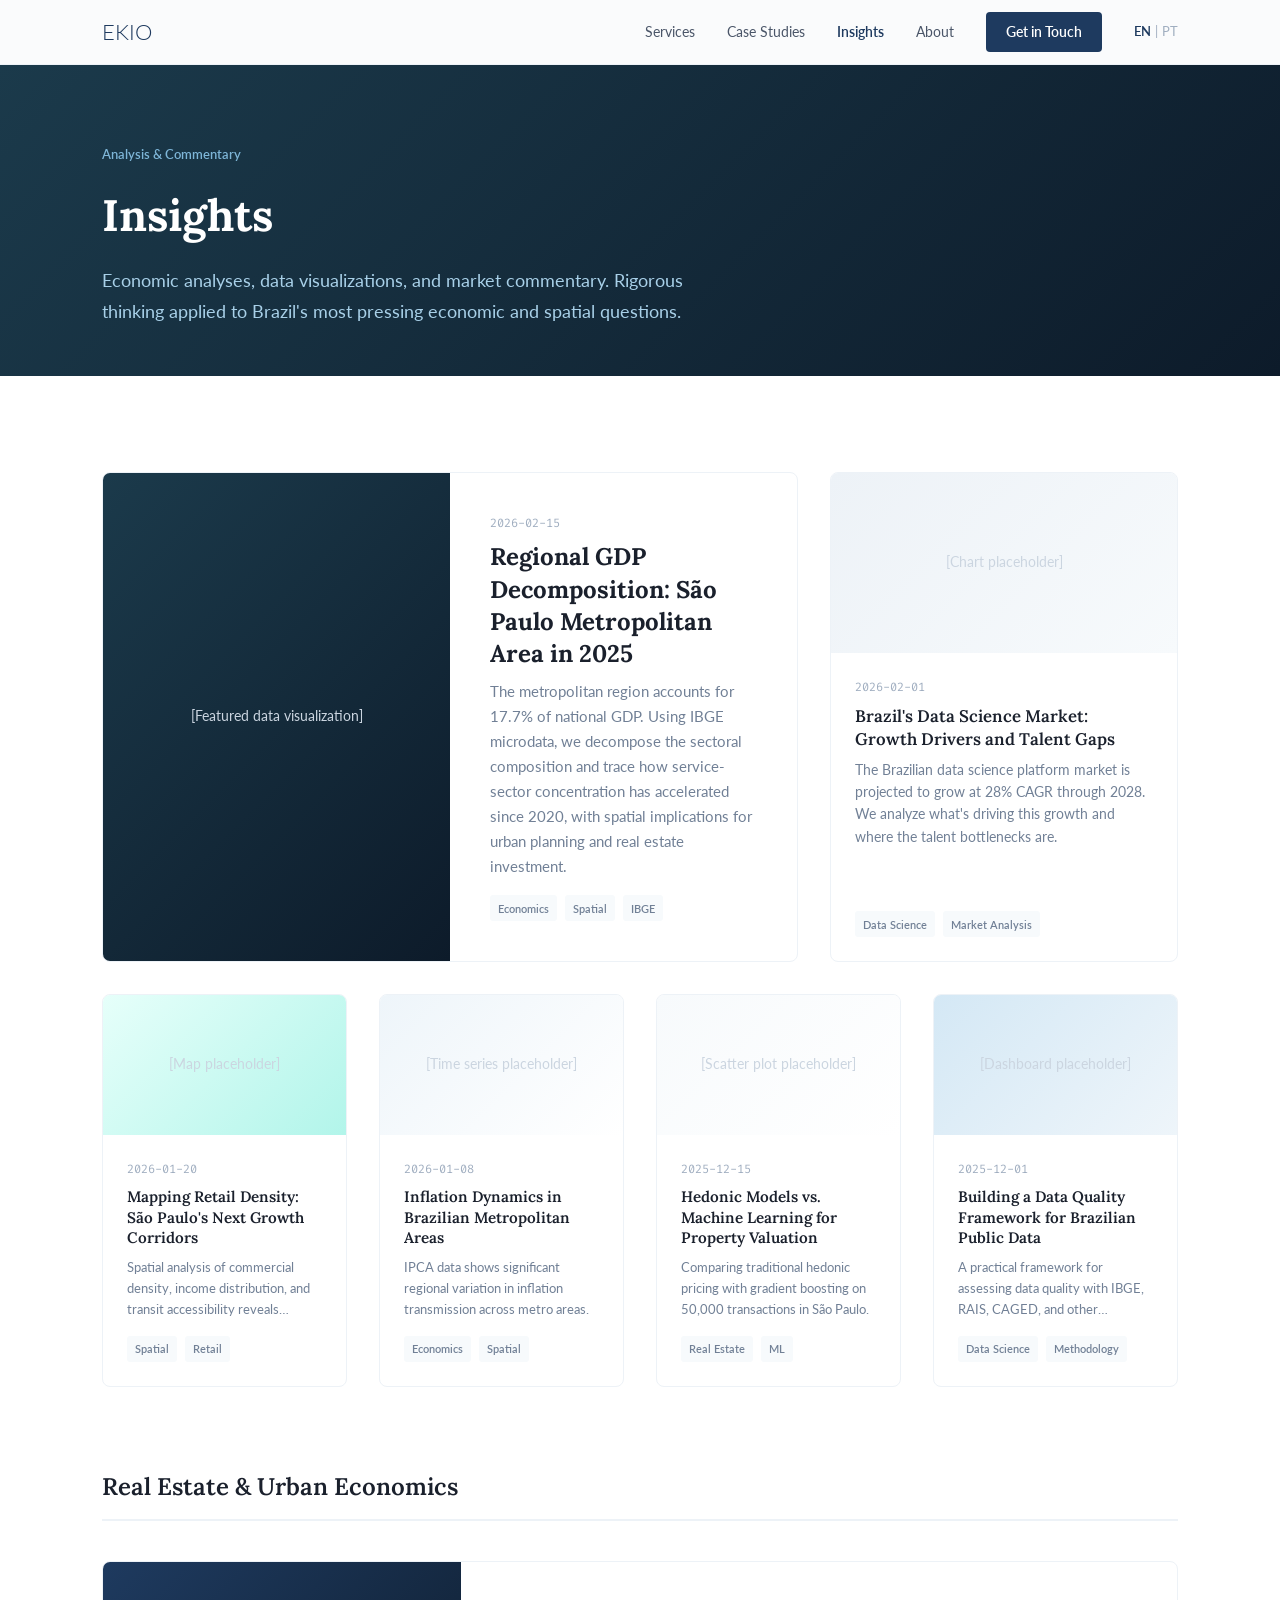
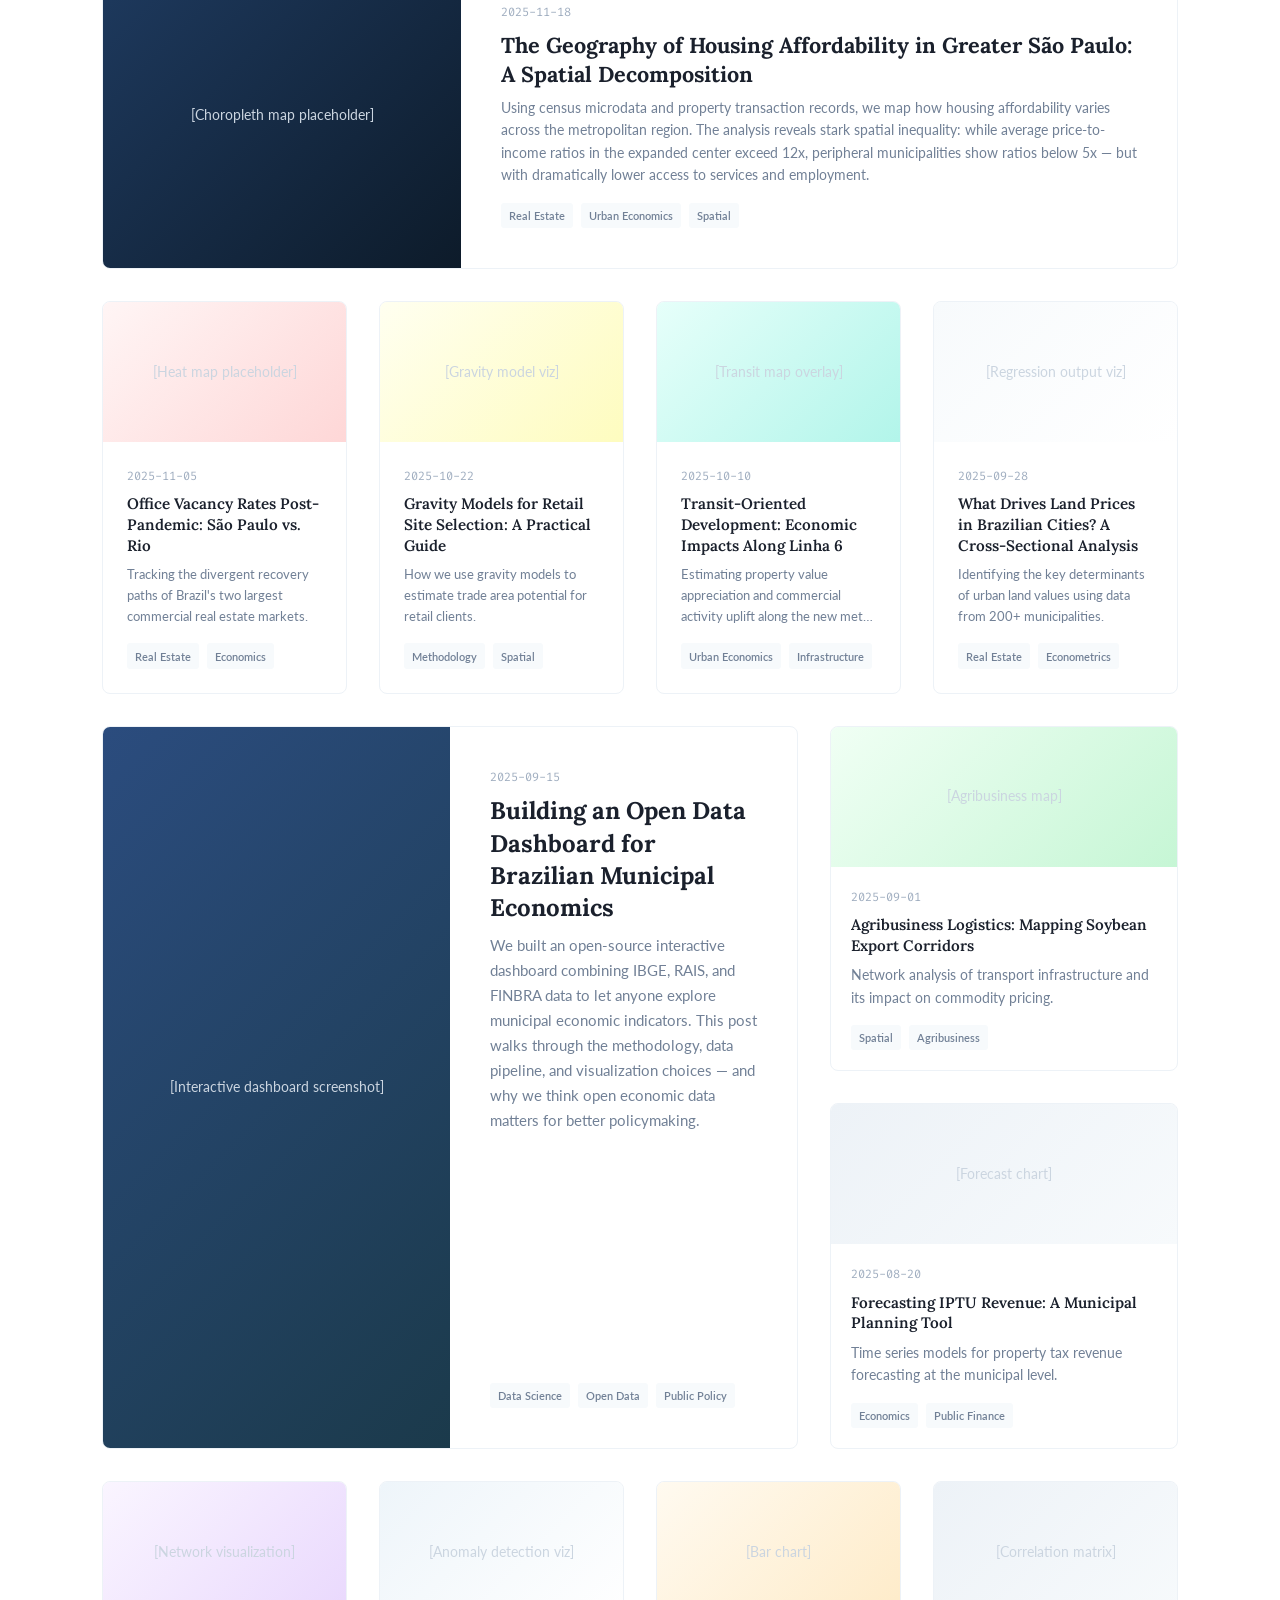
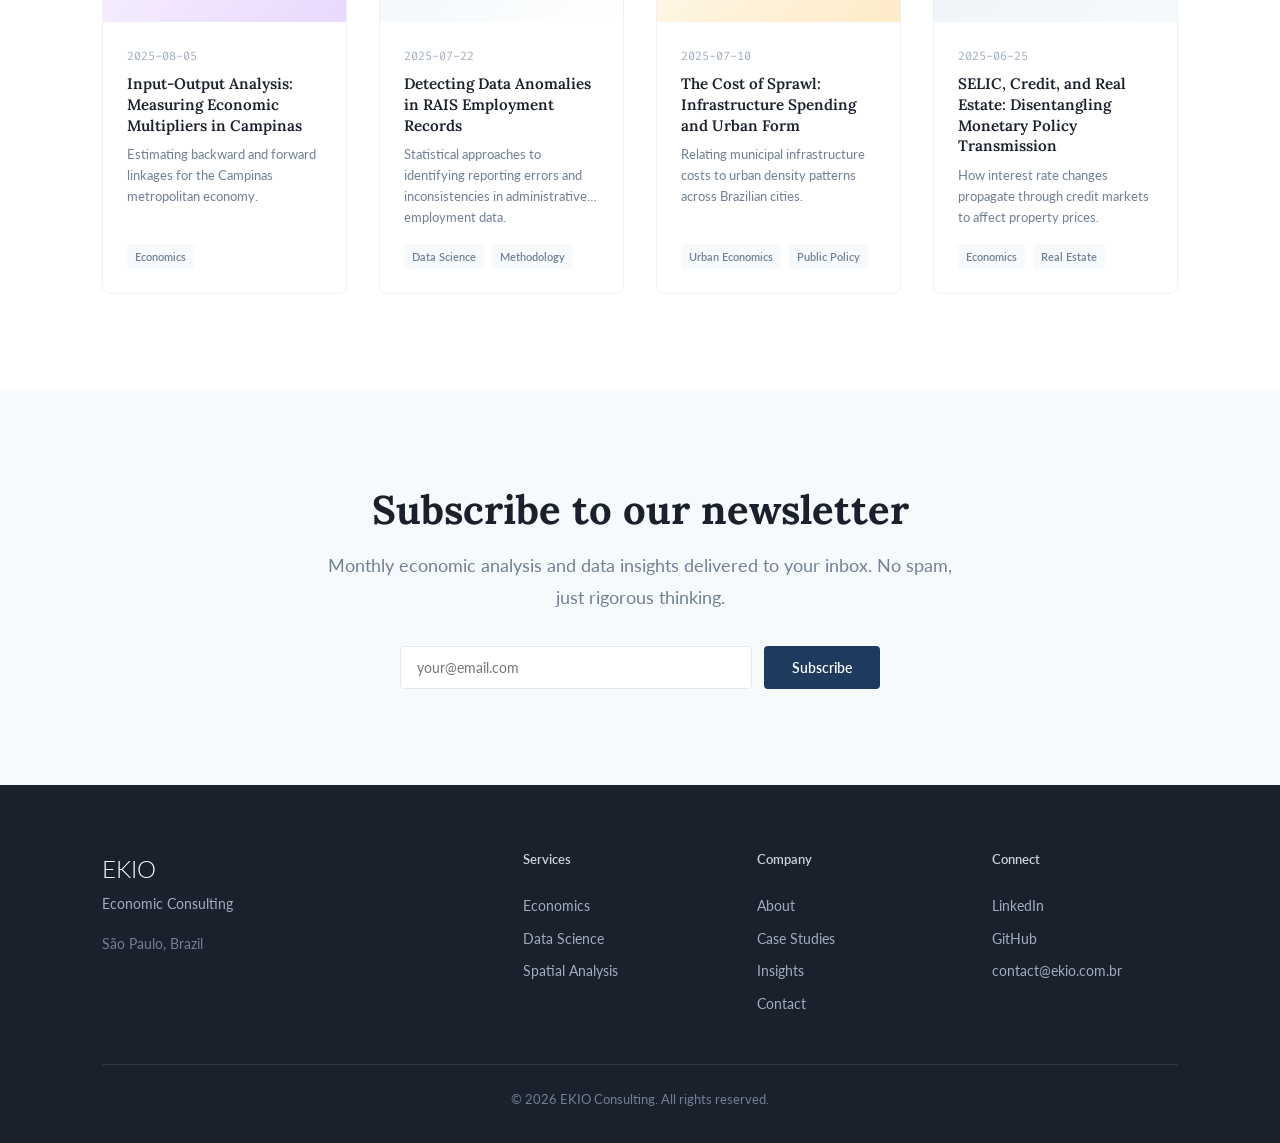
<file: ekio_ref/ekio-prototype/insights.html>
<!DOCTYPE html>
<html lang="en">
<head>
    <meta charset="UTF-8">
    <meta name="viewport" content="width=device-width, initial-scale=1.0">
    <title>Insights — EKIO</title>
    <link href="https://fonts.googleapis.com/css2?family=Lato:wght@300;400;600;700&family=Lora:ital,wght@0,400;0,500;0,600;0,700;1,400;1,500&family=Source+Sans+Pro:wght@300;400;600&family=Fira+Code:wght@400;500&display=swap" rel="stylesheet">
    <link rel="stylesheet" href="style.css">
</head>
<body>

<nav class="nav">
    <div class="nav-inner">
        <a href="index.html" class="nav-logo">EKIO</a>
        <div class="nav-links">
            <a href="services.html">Services</a>
            <a href="cases.html">Case Studies</a>
            <a href="insights.html" style="color: var(--ekio-blue-700); font-weight: 600;">Insights</a>
            <a href="about.html">About</a>
            <a href="contact.html" class="nav-cta">Get in Touch</a>
        </div>
        <div class="nav-lang"><a href="#" class="lang-active">EN</a><span class="lang-sep">|</span><a href="#">PT</a></div>
        <button class="nav-toggle" aria-label="Menu"><span></span><span></span><span></span></button>
    </div>
</nav>

<div class="page-header">
    <div class="container">
        <p class="section-label">Analysis & Commentary</p>
        <h1 class="page-header-title">Insights</h1>
        <p class="page-header-desc">Economic analyses, data visualizations, and market commentary. Rigorous thinking applied to Brazil's most pressing economic and spatial questions.</p>
    </div>
</div>

<section class="section section-light">
    <div class="container">

        <!-- ═══ ROW 1: Hero left + small right ═══ -->
        <div class="insights-row insights-row--hero">
            <a href="#" class="insight-card insight-card--hero">
                <div class="insight-image" style="background: linear-gradient(135deg, var(--ekio-blue-800), var(--ekio-blue-900));">
                    [Featured data visualization]
                </div>
                <div class="insight-content">
                    <p class="insight-date">2026-02-15</p>
                    <h3 class="insight-title">Regional GDP Decomposition: São Paulo Metropolitan Area in 2025</h3>
                    <p class="insight-excerpt">The metropolitan region accounts for 17.7% of national GDP. Using IBGE microdata, we decompose the sectoral composition and trace how service-sector concentration has accelerated since 2020, with spatial implications for urban planning and real estate investment.</p>
                    <div class="insight-tags">
                        <span class="insight-tag">Economics</span>
                        <span class="insight-tag">Spatial</span>
                        <span class="insight-tag">IBGE</span>
                    </div>
                </div>
            </a>
            <a href="#" class="insight-card">
                <div class="insight-image" style="background: linear-gradient(135deg, var(--ekio-gray-200), var(--ekio-gray-100));">
                    [Chart placeholder]
                </div>
                <div class="insight-content">
                    <p class="insight-date">2026-02-01</p>
                    <h3 class="insight-title">Brazil's Data Science Market: Growth Drivers and Talent Gaps</h3>
                    <p class="insight-excerpt">The Brazilian data science platform market is projected to grow at 28% CAGR through 2028. We analyze what's driving this growth and where the talent bottlenecks are.</p>
                    <div class="insight-tags">
                        <span class="insight-tag">Data Science</span>
                        <span class="insight-tag">Market Analysis</span>
                    </div>
                </div>
            </a>
        </div>

        <!-- ═══ ROW 2: Four equal cards ═══ -->
        <div class="insights-row insights-row--quad">
            <a href="#" class="insight-card">
                <div class="insight-image" style="background: linear-gradient(135deg, #E6FFFA, #B2F5EA);">
                    [Map placeholder]
                </div>
                <div class="insight-content">
                    <p class="insight-date">2026-01-20</p>
                    <h3 class="insight-title">Mapping Retail Density: São Paulo's Next Growth Corridors</h3>
                    <p class="insight-excerpt">Spatial analysis of commercial density, income distribution, and transit accessibility reveals underserved corridors.</p>
                    <div class="insight-tags">
                        <span class="insight-tag">Spatial</span>
                        <span class="insight-tag">Retail</span>
                    </div>
                </div>
            </a>
            <a href="#" class="insight-card">
                <div class="insight-image" style="background: linear-gradient(135deg, var(--ekio-blue-50), white);">
                    [Time series placeholder]
                </div>
                <div class="insight-content">
                    <p class="insight-date">2026-01-08</p>
                    <h3 class="insight-title">Inflation Dynamics in Brazilian Metropolitan Areas</h3>
                    <p class="insight-excerpt">IPCA data shows significant regional variation in inflation transmission across metro areas.</p>
                    <div class="insight-tags">
                        <span class="insight-tag">Economics</span>
                        <span class="insight-tag">Spatial</span>
                    </div>
                </div>
            </a>
            <a href="#" class="insight-card">
                <div class="insight-image" style="background: linear-gradient(135deg, var(--ekio-gray-100), white);">
                    [Scatter plot placeholder]
                </div>
                <div class="insight-content">
                    <p class="insight-date">2025-12-15</p>
                    <h3 class="insight-title">Hedonic Models vs. Machine Learning for Property Valuation</h3>
                    <p class="insight-excerpt">Comparing traditional hedonic pricing with gradient boosting on 50,000 transactions in São Paulo.</p>
                    <div class="insight-tags">
                        <span class="insight-tag">Real Estate</span>
                        <span class="insight-tag">ML</span>
                    </div>
                </div>
            </a>
            <a href="#" class="insight-card">
                <div class="insight-image" style="background: linear-gradient(135deg, var(--ekio-blue-100), var(--ekio-blue-50));">
                    [Dashboard placeholder]
                </div>
                <div class="insight-content">
                    <p class="insight-date">2025-12-01</p>
                    <h3 class="insight-title">Building a Data Quality Framework for Brazilian Public Data</h3>
                    <p class="insight-excerpt">A practical framework for assessing data quality with IBGE, RAIS, CAGED, and other administrative datasets.</p>
                    <div class="insight-tags">
                        <span class="insight-tag">Data Science</span>
                        <span class="insight-tag">Methodology</span>
                    </div>
                </div>
            </a>
        </div>

        <!-- ═══ DIVIDER ═══ -->
        <div class="insights-divider">
            <h2 class="insights-divider-title">Real Estate & Urban Economics</h2>
        </div>

        <!-- ═══ ROW 3: Single wide card ═══ -->
        <div class="insights-row insights-row--single">
            <a href="#" class="insight-card insight-card--wide">
                <div class="insight-image" style="background: linear-gradient(135deg, var(--ekio-blue-700), var(--ekio-blue-900));">
                    [Choropleth map placeholder]
                </div>
                <div class="insight-content">
                    <p class="insight-date">2025-11-18</p>
                    <h3 class="insight-title">The Geography of Housing Affordability in Greater São Paulo: A Spatial Decomposition</h3>
                    <p class="insight-excerpt">Using census microdata and property transaction records, we map how housing affordability varies across the metropolitan region. The analysis reveals stark spatial inequality: while average price-to-income ratios in the expanded center exceed 12x, peripheral municipalities show ratios below 5x — but with dramatically lower access to services and employment.</p>
                    <div class="insight-tags">
                        <span class="insight-tag">Real Estate</span>
                        <span class="insight-tag">Urban Economics</span>
                        <span class="insight-tag">Spatial</span>
                    </div>
                </div>
            </a>
        </div>

        <!-- ═══ ROW 4: Four equal cards ═══ -->
        <div class="insights-row insights-row--quad">
            <a href="#" class="insight-card">
                <div class="insight-image" style="background: linear-gradient(135deg, #FFF5F5, #FED7D7);">
                    [Heat map placeholder]
                </div>
                <div class="insight-content">
                    <p class="insight-date">2025-11-05</p>
                    <h3 class="insight-title">Office Vacancy Rates Post-Pandemic: São Paulo vs. Rio</h3>
                    <p class="insight-excerpt">Tracking the divergent recovery paths of Brazil's two largest commercial real estate markets.</p>
                    <div class="insight-tags">
                        <span class="insight-tag">Real Estate</span>
                        <span class="insight-tag">Economics</span>
                    </div>
                </div>
            </a>
            <a href="#" class="insight-card">
                <div class="insight-image" style="background: linear-gradient(135deg, #FFFFF0, #FEFCBF);">
                    [Gravity model viz]
                </div>
                <div class="insight-content">
                    <p class="insight-date">2025-10-22</p>
                    <h3 class="insight-title">Gravity Models for Retail Site Selection: A Practical Guide</h3>
                    <p class="insight-excerpt">How we use gravity models to estimate trade area potential for retail clients.</p>
                    <div class="insight-tags">
                        <span class="insight-tag">Methodology</span>
                        <span class="insight-tag">Spatial</span>
                    </div>
                </div>
            </a>
            <a href="#" class="insight-card">
                <div class="insight-image" style="background: linear-gradient(135deg, #E6FFFA, #B2F5EA);">
                    [Transit map overlay]
                </div>
                <div class="insight-content">
                    <p class="insight-date">2025-10-10</p>
                    <h3 class="insight-title">Transit-Oriented Development: Economic Impacts Along Linha 6</h3>
                    <p class="insight-excerpt">Estimating property value appreciation and commercial activity uplift along the new metro line.</p>
                    <div class="insight-tags">
                        <span class="insight-tag">Urban Economics</span>
                        <span class="insight-tag">Infrastructure</span>
                    </div>
                </div>
            </a>
            <a href="#" class="insight-card">
                <div class="insight-image" style="background: linear-gradient(135deg, var(--ekio-gray-100), white);">
                    [Regression output viz]
                </div>
                <div class="insight-content">
                    <p class="insight-date">2025-09-28</p>
                    <h3 class="insight-title">What Drives Land Prices in Brazilian Cities? A Cross-Sectional Analysis</h3>
                    <p class="insight-excerpt">Identifying the key determinants of urban land values using data from 200+ municipalities.</p>
                    <div class="insight-tags">
                        <span class="insight-tag">Real Estate</span>
                        <span class="insight-tag">Econometrics</span>
                    </div>
                </div>
            </a>
        </div>

        <!-- ═══ ROW 5: Big left + 2 stacked right ═══ -->
        <div class="insights-row insights-row--left-stack">
            <a href="#" class="insight-card insight-card--hero">
                <div class="insight-image" style="background: linear-gradient(135deg, var(--ekio-blue-600), var(--ekio-blue-800));">
                    [Interactive dashboard screenshot]
                </div>
                <div class="insight-content">
                    <p class="insight-date">2025-09-15</p>
                    <h3 class="insight-title">Building an Open Data Dashboard for Brazilian Municipal Economics</h3>
                    <p class="insight-excerpt">We built an open-source interactive dashboard combining IBGE, RAIS, and FINBRA data to let anyone explore municipal economic indicators. This post walks through the methodology, data pipeline, and visualization choices — and why we think open economic data matters for better policymaking.</p>
                    <div class="insight-tags">
                        <span class="insight-tag">Data Science</span>
                        <span class="insight-tag">Open Data</span>
                        <span class="insight-tag">Public Policy</span>
                    </div>
                </div>
            </a>
            <a href="#" class="insight-card insight-card--tall">
                <div class="insight-image" style="background: linear-gradient(135deg, #F0FFF4, #C6F6D5);">
                    [Agribusiness map]
                </div>
                <div class="insight-content">
                    <p class="insight-date">2025-09-01</p>
                    <h3 class="insight-title">Agribusiness Logistics: Mapping Soybean Export Corridors</h3>
                    <p class="insight-excerpt">Network analysis of transport infrastructure and its impact on commodity pricing.</p>
                    <div class="insight-tags">
                        <span class="insight-tag">Spatial</span>
                        <span class="insight-tag">Agribusiness</span>
                    </div>
                </div>
            </a>
            <a href="#" class="insight-card insight-card--tall">
                <div class="insight-image" style="background: linear-gradient(135deg, var(--ekio-gray-200), var(--ekio-gray-100));">
                    [Forecast chart]
                </div>
                <div class="insight-content">
                    <p class="insight-date">2025-08-20</p>
                    <h3 class="insight-title">Forecasting IPTU Revenue: A Municipal Planning Tool</h3>
                    <p class="insight-excerpt">Time series models for property tax revenue forecasting at the municipal level.</p>
                    <div class="insight-tags">
                        <span class="insight-tag">Economics</span>
                        <span class="insight-tag">Public Finance</span>
                    </div>
                </div>
            </a>
        </div>

        <!-- ═══ ROW 6: Four equal cards ═══ -->
        <div class="insights-row insights-row--quad">
            <a href="#" class="insight-card">
                <div class="insight-image" style="background: linear-gradient(135deg, #FAF5FF, #E9D8FD);">
                    [Network visualization]
                </div>
                <div class="insight-content">
                    <p class="insight-date">2025-08-05</p>
                    <h3 class="insight-title">Input-Output Analysis: Measuring Economic Multipliers in Campinas</h3>
                    <p class="insight-excerpt">Estimating backward and forward linkages for the Campinas metropolitan economy.</p>
                    <div class="insight-tags">
                        <span class="insight-tag">Economics</span>
                    </div>
                </div>
            </a>
            <a href="#" class="insight-card">
                <div class="insight-image" style="background: linear-gradient(135deg, var(--ekio-blue-50), white);">
                    [Anomaly detection viz]
                </div>
                <div class="insight-content">
                    <p class="insight-date">2025-07-22</p>
                    <h3 class="insight-title">Detecting Data Anomalies in RAIS Employment Records</h3>
                    <p class="insight-excerpt">Statistical approaches to identifying reporting errors and inconsistencies in administrative employment data.</p>
                    <div class="insight-tags">
                        <span class="insight-tag">Data Science</span>
                        <span class="insight-tag">Methodology</span>
                    </div>
                </div>
            </a>
            <a href="#" class="insight-card">
                <div class="insight-image" style="background: linear-gradient(135deg, #FFFAF0, #FEEBC8);">
                    [Bar chart]
                </div>
                <div class="insight-content">
                    <p class="insight-date">2025-07-10</p>
                    <h3 class="insight-title">The Cost of Sprawl: Infrastructure Spending and Urban Form</h3>
                    <p class="insight-excerpt">Relating municipal infrastructure costs to urban density patterns across Brazilian cities.</p>
                    <div class="insight-tags">
                        <span class="insight-tag">Urban Economics</span>
                        <span class="insight-tag">Public Policy</span>
                    </div>
                </div>
            </a>
            <a href="#" class="insight-card">
                <div class="insight-image" style="background: linear-gradient(135deg, var(--ekio-gray-200), var(--ekio-gray-100));">
                    [Correlation matrix]
                </div>
                <div class="insight-content">
                    <p class="insight-date">2025-06-25</p>
                    <h3 class="insight-title">SELIC, Credit, and Real Estate: Disentangling Monetary Policy Transmission</h3>
                    <p class="insight-excerpt">How interest rate changes propagate through credit markets to affect property prices.</p>
                    <div class="insight-tags">
                        <span class="insight-tag">Economics</span>
                        <span class="insight-tag">Real Estate</span>
                    </div>
                </div>
            </a>
        </div>

    </div>
</section>

<!-- Newsletter -->
<section class="section section-muted">
    <div class="container container-narrow">
        <h2 class="section-heading" style="text-align: center;">Subscribe to our newsletter</h2>
        <p class="section-desc" style="text-align: center; max-width: 100%; margin-bottom: 2rem;">Monthly economic analysis and data insights delivered to your inbox. No spam, just rigorous thinking.</p>
        <div style="display: flex; gap: 0.75rem; max-width: 480px; margin: 0 auto;">
            <input type="email" class="form-input" placeholder="your@email.com" style="flex: 1;">
            <button class="btn btn-primary">Subscribe</button>
        </div>
    </div>
</section>

<footer class="footer">
    <div class="container">
        <div class="footer-grid">
            <div class="footer-brand">
                <span class="footer-logo">EKIO</span>
                <p class="footer-tagline">Economic Consulting</p>
                <p class="footer-location">São Paulo, Brazil</p>
            </div>
            <div class="footer-col">
                <h4 class="footer-heading">Services</h4>
                <a href="services.html#economics">Economics</a>
                <a href="services.html#datascience">Data Science</a>
                <a href="services.html#spatial">Spatial Analysis</a>
            </div>
            <div class="footer-col">
                <h4 class="footer-heading">Company</h4>
                <a href="about.html">About</a>
                <a href="cases.html">Case Studies</a>
                <a href="insights.html">Insights</a>
                <a href="contact.html">Contact</a>
            </div>
            <div class="footer-col">
                <h4 class="footer-heading">Connect</h4>
                <a href="#">LinkedIn</a>
                <a href="#">GitHub</a>
                <a href="mailto:contact@ekio.com.br">contact@ekio.com.br</a>
            </div>
        </div>
        <div class="footer-bottom"><p>&copy; 2026 EKIO Consulting. All rights reserved.</p></div>
    </div>
</footer>

<script src="script.js"></script>
</body>
</html>
</file>
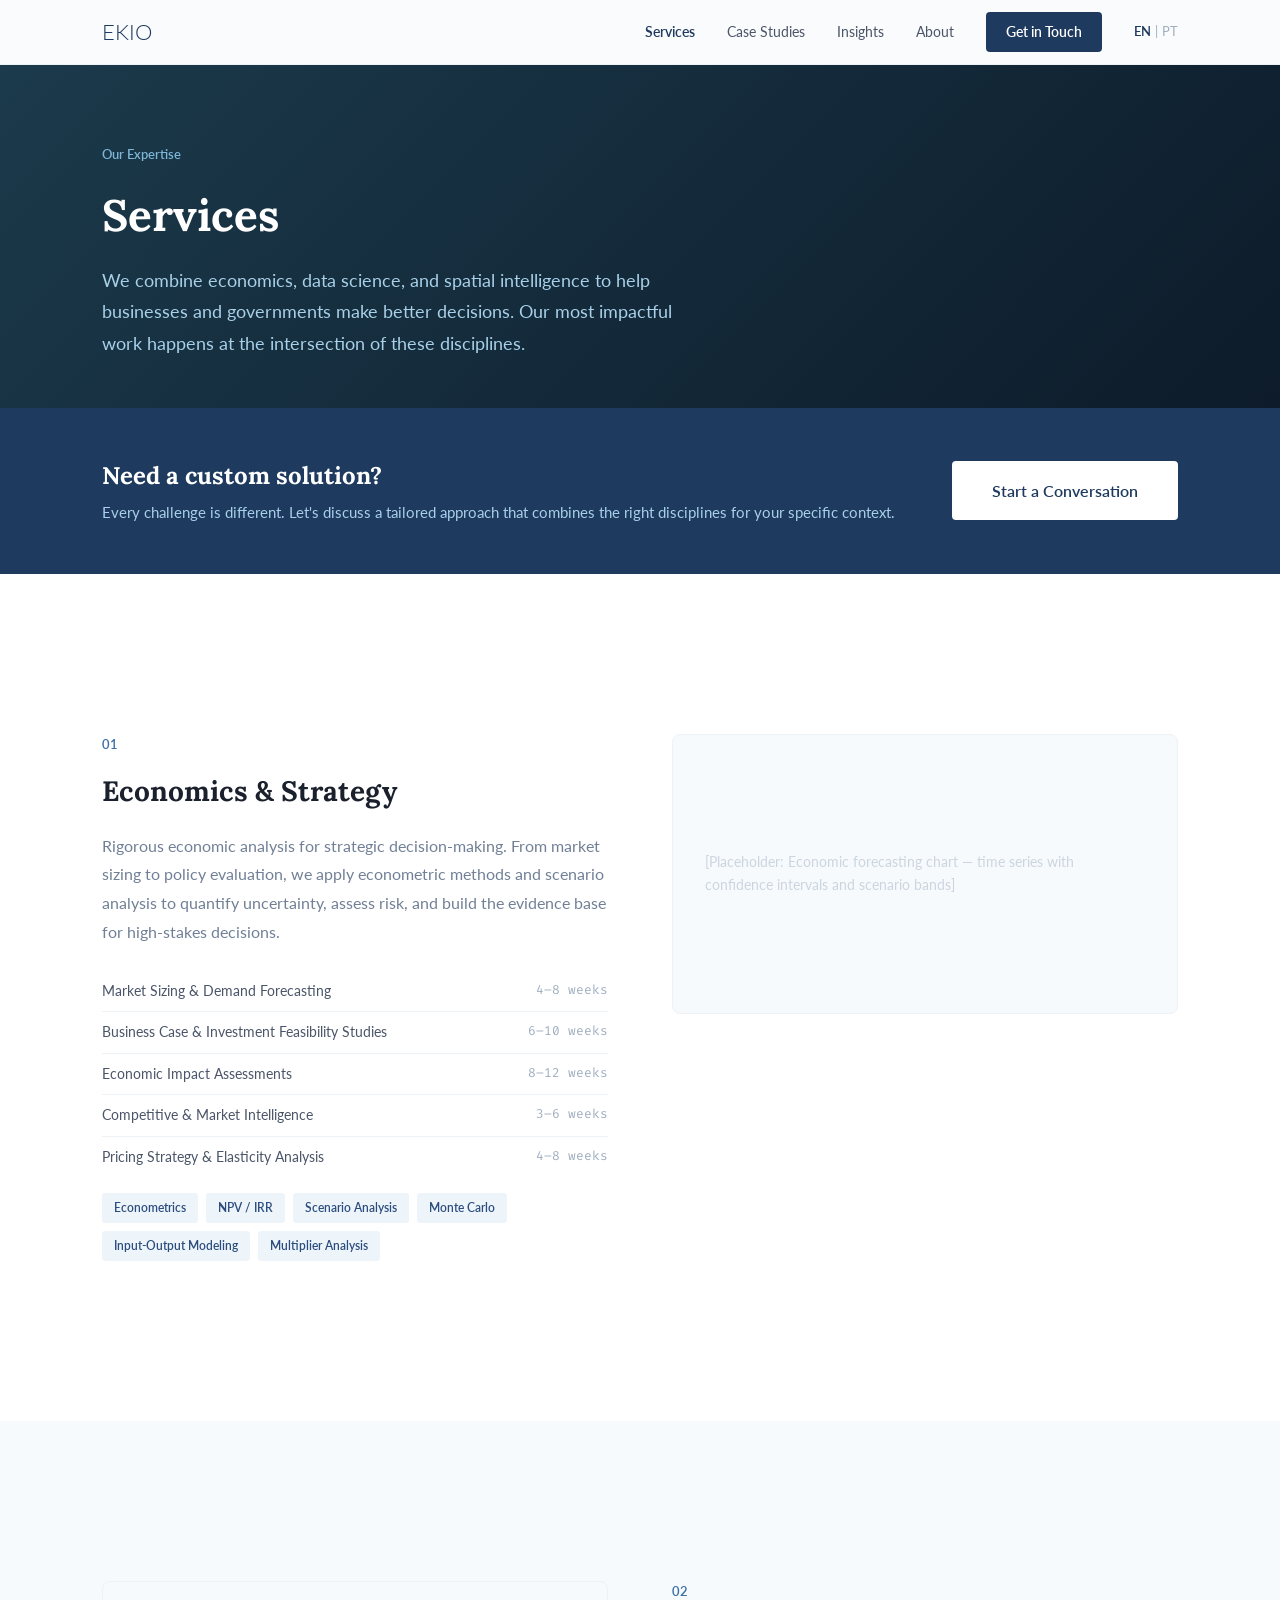
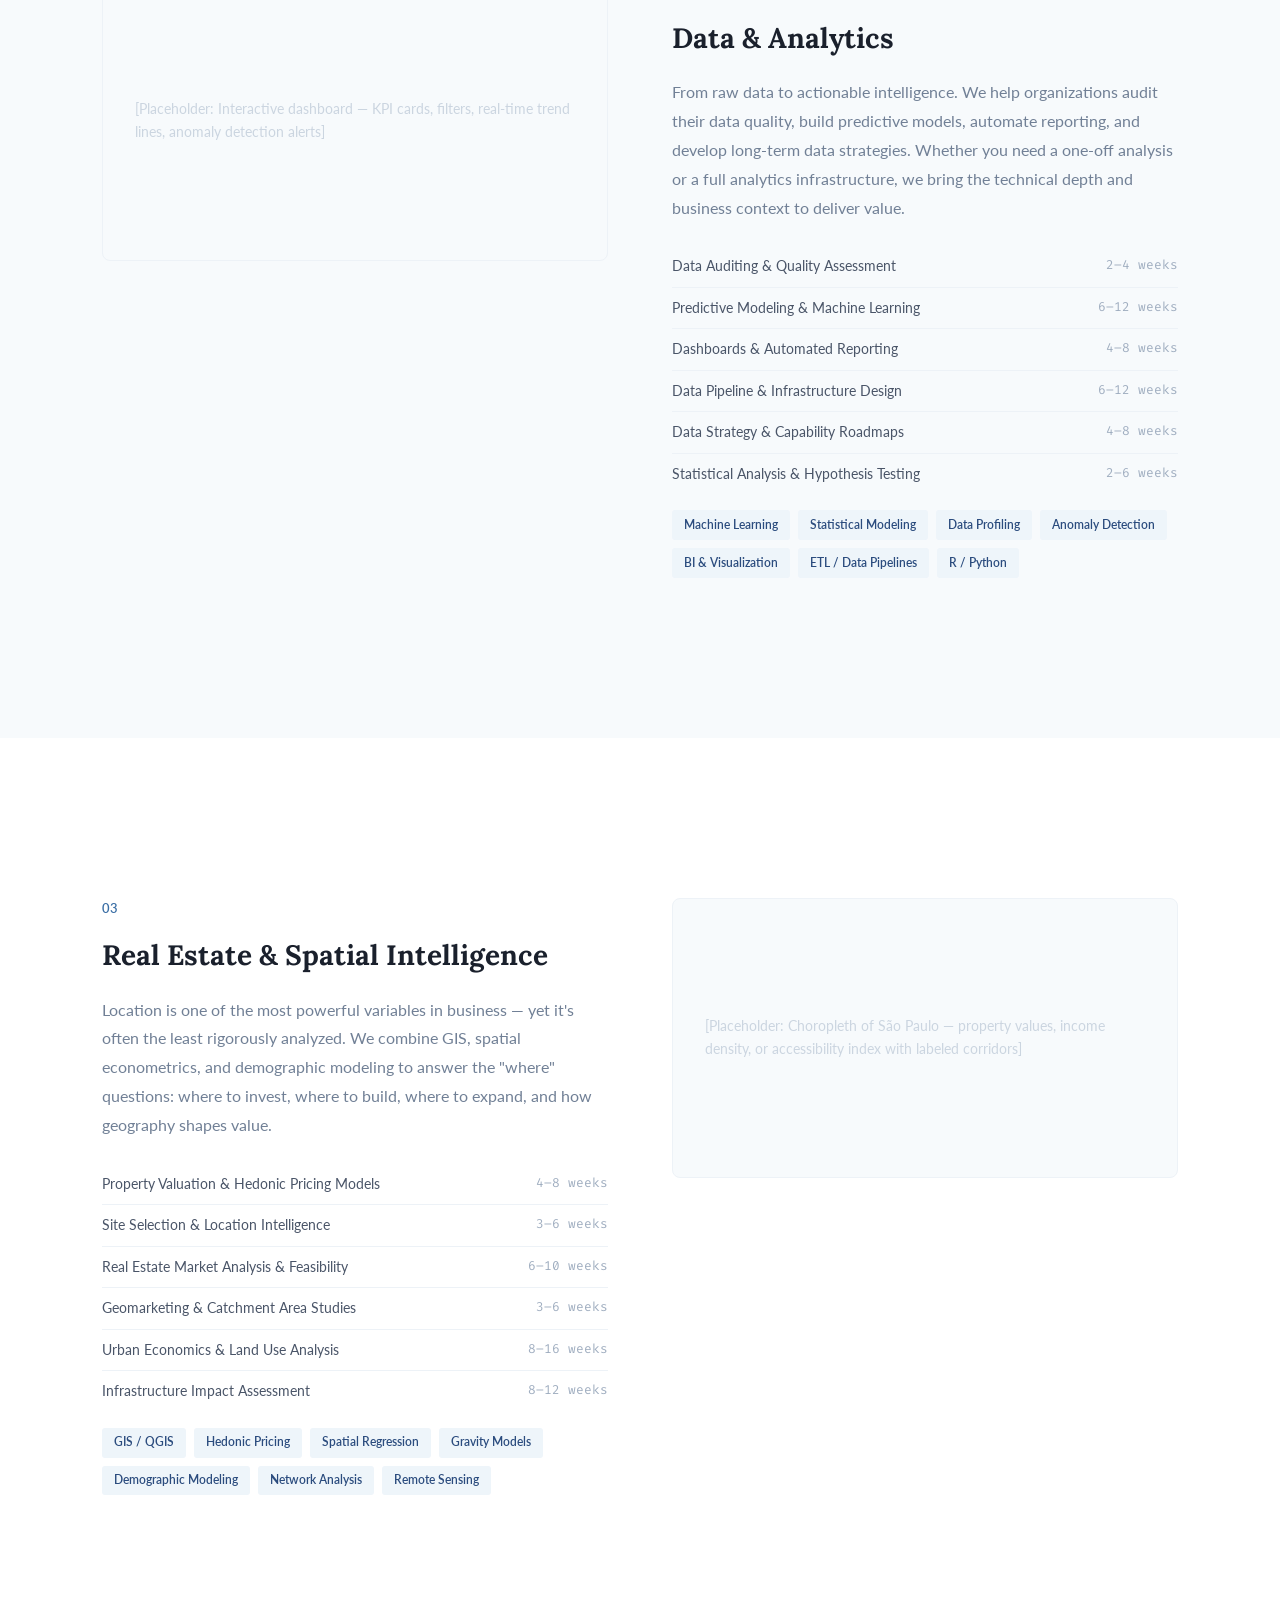
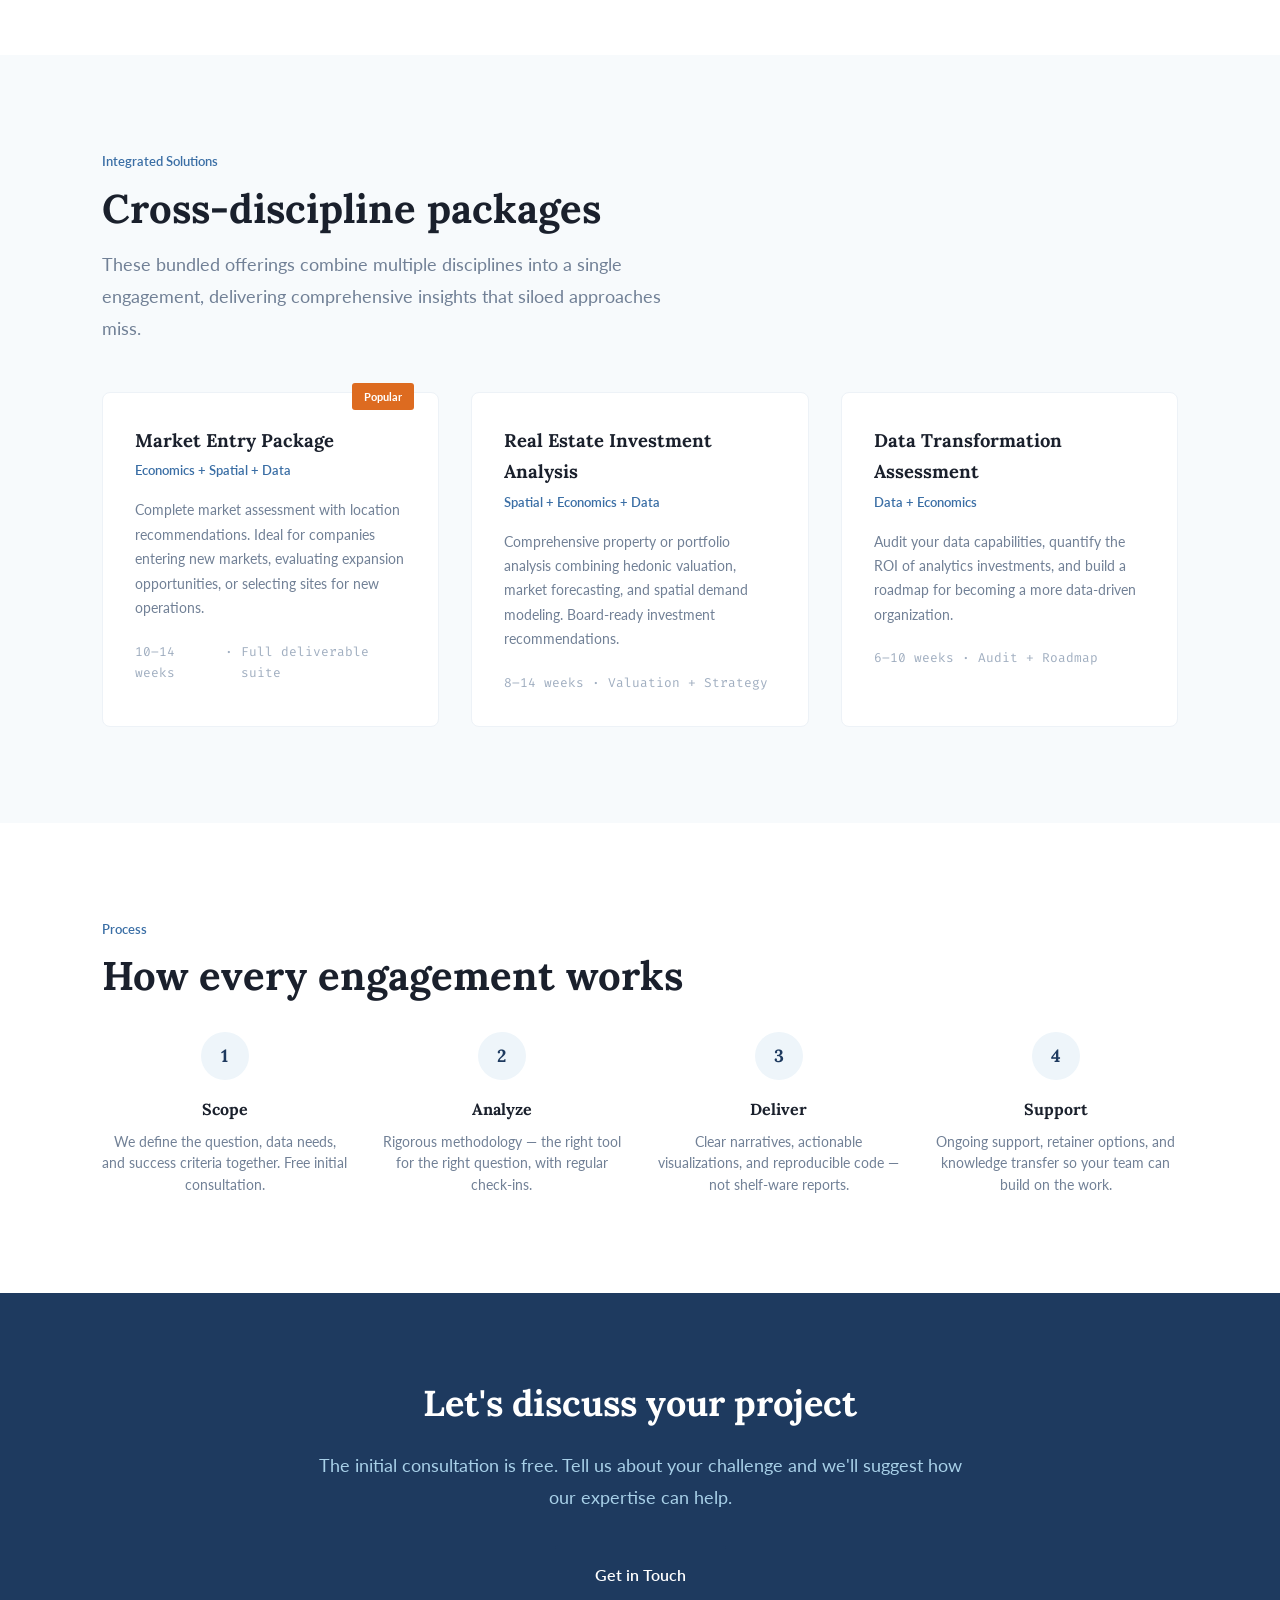
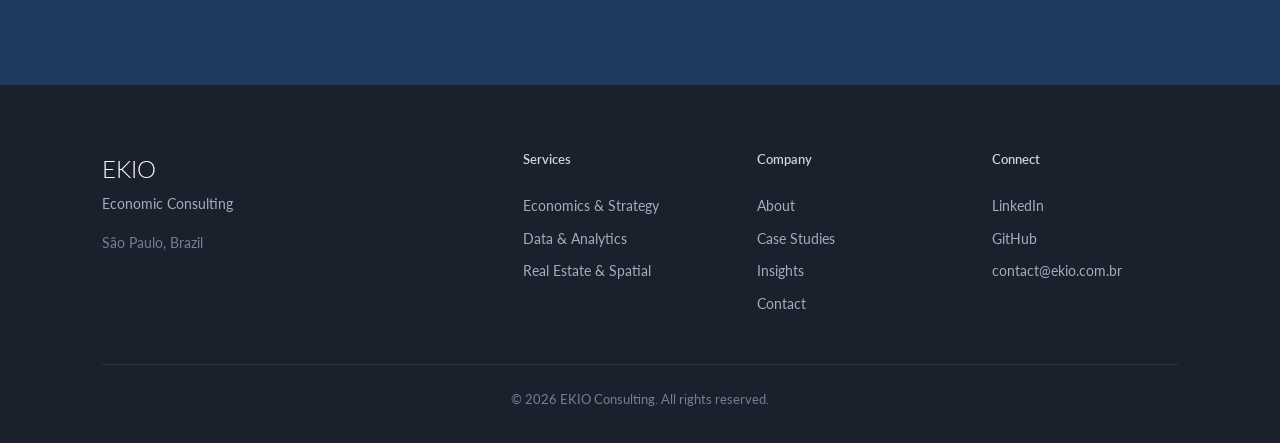
<file: ekio_ref/ekio-prototype/services.html>
<!DOCTYPE html>
<html lang="en">
<head>
    <meta charset="UTF-8">
    <meta name="viewport" content="width=device-width, initial-scale=1.0">
    <title>Services — EKIO</title>
    <link href="https://fonts.googleapis.com/css2?family=Lato:wght@300;400;600;700&family=Lora:ital,wght@0,400;0,500;0,600;0,700;1,400;1,500&family=Source+Sans+Pro:wght@300;400;600&family=Fira+Code:wght@400;500&display=swap" rel="stylesheet">
    <link rel="stylesheet" href="style.css">
</head>
<body>

<nav class="nav">
    <div class="nav-inner">
        <a href="index.html" class="nav-logo">EKIO</a>
        <div class="nav-links">
            <a href="services.html" style="color: var(--ekio-blue-700); font-weight: 600;">Services</a>
            <a href="cases.html">Case Studies</a>
            <a href="insights.html">Insights</a>
            <a href="about.html">About</a>
            <a href="contact.html" class="nav-cta">Get in Touch</a>
        </div>
        <div class="nav-lang"><a href="#" class="lang-active">EN</a><span class="lang-sep">|</span><a href="#">PT</a></div>
        <button class="nav-toggle" aria-label="Menu"><span></span><span></span><span></span></button>
    </div>
</nav>

<div class="page-header">
    <div class="container">
        <p class="section-label">Our Expertise</p>
        <h1 class="page-header-title">Services</h1>
        <p class="page-header-desc">We combine economics, data science, and spatial intelligence to help businesses and governments make better decisions. Our most impactful work happens at the intersection of these disciplines.</p>
    </div>
</div>

<!-- Custom Solution CTA — top position -->
<section class="section section-cta" style="padding: 3rem 0;">
    <div class="container" style="display: flex; align-items: center; justify-content: space-between; gap: 2rem; flex-wrap: wrap;">
        <div>
            <h2 style="font-family: var(--font-serif); font-size: 1.5rem; font-weight: 700; color: white; margin-bottom: 0.25rem;">Need a custom solution?</h2>
            <p style="font-size: 0.95rem; color: var(--ekio-blue-200);">Every challenge is different. Let's discuss a tailored approach that combines the right disciplines for your specific context.</p>
        </div>
        <a href="contact.html" class="btn btn-primary btn-lg" style="background: white; color: var(--ekio-blue-700); flex-shrink: 0;">Start a Conversation</a>
    </div>
</section>

<!-- ═══════ ECONOMICS ═══════ -->
<section class="section section-light" id="economics">
    <div class="container">
        <div class="service-detail">
            <div>
                <p class="section-label">01</p>
                <h2 class="service-detail-title">Economics & Strategy</h2>
                <p class="service-detail-desc">Rigorous economic analysis for strategic decision-making. From market sizing to policy evaluation, we apply econometric methods and scenario analysis to quantify uncertainty, assess risk, and build the evidence base for high-stakes decisions.</p>

                <ul class="service-offerings">
                    <li>
                        <span>Market Sizing & Demand Forecasting</span>
                        <span class="offering-timeline">4–8 weeks</span>
                    </li>
                    <li>
                        <span>Business Case & Investment Feasibility Studies</span>
                        <span class="offering-timeline">6–10 weeks</span>
                    </li>
                    <li>
                        <span>Economic Impact Assessments</span>
                        <span class="offering-timeline">8–12 weeks</span>
                    </li>
                    <li>
                        <span>Competitive & Market Intelligence</span>
                        <span class="offering-timeline">3–6 weeks</span>
                    </li>
                    <li>
                        <span>Pricing Strategy & Elasticity Analysis</span>
                        <span class="offering-timeline">4–8 weeks</span>
                    </li>
                </ul>

                <div class="methodology-tags">
                    <span class="method-tag">Econometrics</span>
                    <span class="method-tag">NPV / IRR</span>
                    <span class="method-tag">Scenario Analysis</span>
                    <span class="method-tag">Monte Carlo</span>
                    <span class="method-tag">Input-Output Modeling</span>
                    <span class="method-tag">Multiplier Analysis</span>
                </div>
            </div>
            <div class="service-detail-visual">
                [Placeholder: Economic forecasting chart — time series with confidence intervals and scenario bands]
            </div>
        </div>
    </div>
</section>

<!-- ═══════ DATA ═══════ -->
<section class="section section-muted" id="datascience">
    <div class="container">
        <div class="service-detail">
            <div class="service-detail-visual">
                [Placeholder: Interactive dashboard — KPI cards, filters, real-time trend lines, anomaly detection alerts]
            </div>
            <div>
                <p class="section-label">02</p>
                <h2 class="service-detail-title">Data & Analytics</h2>
                <p class="service-detail-desc">From raw data to actionable intelligence. We help organizations audit their data quality, build predictive models, automate reporting, and develop long-term data strategies. Whether you need a one-off analysis or a full analytics infrastructure, we bring the technical depth and business context to deliver value.</p>

                <ul class="service-offerings">
                    <li>
                        <span>Data Auditing & Quality Assessment</span>
                        <span class="offering-timeline">2–4 weeks</span>
                    </li>
                    <li>
                        <span>Predictive Modeling & Machine Learning</span>
                        <span class="offering-timeline">6–12 weeks</span>
                    </li>
                    <li>
                        <span>Dashboards & Automated Reporting</span>
                        <span class="offering-timeline">4–8 weeks</span>
                    </li>
                    <li>
                        <span>Data Pipeline & Infrastructure Design</span>
                        <span class="offering-timeline">6–12 weeks</span>
                    </li>
                    <li>
                        <span>Data Strategy & Capability Roadmaps</span>
                        <span class="offering-timeline">4–8 weeks</span>
                    </li>
                    <li>
                        <span>Statistical Analysis & Hypothesis Testing</span>
                        <span class="offering-timeline">2–6 weeks</span>
                    </li>
                </ul>

                <div class="methodology-tags">
                    <span class="method-tag">Machine Learning</span>
                    <span class="method-tag">Statistical Modeling</span>
                    <span class="method-tag">Data Profiling</span>
                    <span class="method-tag">Anomaly Detection</span>
                    <span class="method-tag">BI & Visualization</span>
                    <span class="method-tag">ETL / Data Pipelines</span>
                    <span class="method-tag">R / Python</span>
                </div>
            </div>
        </div>
    </div>
</section>

<!-- ═══════ REAL ESTATE & SPATIAL ═══════ -->
<section class="section section-light" id="spatial">
    <div class="container">
        <div class="service-detail">
            <div>
                <p class="section-label">03</p>
                <h2 class="service-detail-title">Real Estate & Spatial Intelligence</h2>
                <p class="service-detail-desc">Location is one of the most powerful variables in business — yet it's often the least rigorously analyzed. We combine GIS, spatial econometrics, and demographic modeling to answer the "where" questions: where to invest, where to build, where to expand, and how geography shapes value.</p>

                <ul class="service-offerings">
                    <li>
                        <span>Property Valuation & Hedonic Pricing Models</span>
                        <span class="offering-timeline">4–8 weeks</span>
                    </li>
                    <li>
                        <span>Site Selection & Location Intelligence</span>
                        <span class="offering-timeline">3–6 weeks</span>
                    </li>
                    <li>
                        <span>Real Estate Market Analysis & Feasibility</span>
                        <span class="offering-timeline">6–10 weeks</span>
                    </li>
                    <li>
                        <span>Geomarketing & Catchment Area Studies</span>
                        <span class="offering-timeline">3–6 weeks</span>
                    </li>
                    <li>
                        <span>Urban Economics & Land Use Analysis</span>
                        <span class="offering-timeline">8–16 weeks</span>
                    </li>
                    <li>
                        <span>Infrastructure Impact Assessment</span>
                        <span class="offering-timeline">8–12 weeks</span>
                    </li>
                </ul>

                <div class="methodology-tags">
                    <span class="method-tag">GIS / QGIS</span>
                    <span class="method-tag">Hedonic Pricing</span>
                    <span class="method-tag">Spatial Regression</span>
                    <span class="method-tag">Gravity Models</span>
                    <span class="method-tag">Demographic Modeling</span>
                    <span class="method-tag">Network Analysis</span>
                    <span class="method-tag">Remote Sensing</span>
                </div>
            </div>
            <div class="service-detail-visual">
                [Placeholder: Choropleth of São Paulo — property values, income density, or accessibility index with labeled corridors]
            </div>
        </div>
    </div>
</section>

<!-- ═══════ Bundled Offerings ═══════ -->
<section class="section section-muted">
    <div class="container">
        <p class="section-label">Integrated Solutions</p>
        <h2 class="section-heading">Cross-discipline packages</h2>
        <p class="section-desc">These bundled offerings combine multiple disciplines into a single engagement, delivering comprehensive insights that siloed approaches miss.</p>

        <div class="packages-grid">
            <div class="package-card">
                <div class="package-badge">Popular</div>
                <h3 class="package-title">Market Entry Package</h3>
                <p class="package-disciplines">Economics + Spatial + Data</p>
                <p class="package-desc">Complete market assessment with location recommendations. Ideal for companies entering new markets, evaluating expansion opportunities, or selecting sites for new operations.</p>
                <div class="package-meta">
                    <span>10–14 weeks</span>
                    <span>&middot;</span>
                    <span>Full deliverable suite</span>
                </div>
            </div>
            <div class="package-card">
                <h3 class="package-title">Real Estate Investment Analysis</h3>
                <p class="package-disciplines">Spatial + Economics + Data</p>
                <p class="package-desc">Comprehensive property or portfolio analysis combining hedonic valuation, market forecasting, and spatial demand modeling. Board-ready investment recommendations.</p>
                <div class="package-meta">
                    <span>8–14 weeks</span>
                    <span>&middot;</span>
                    <span>Valuation + Strategy</span>
                </div>
            </div>
            <div class="package-card">
                <h3 class="package-title">Data Transformation Assessment</h3>
                <p class="package-disciplines">Data + Economics</p>
                <p class="package-desc">Audit your data capabilities, quantify the ROI of analytics investments, and build a roadmap for becoming a more data-driven organization.</p>
                <div class="package-meta">
                    <span>6–10 weeks</span>
                    <span>&middot;</span>
                    <span>Audit + Roadmap</span>
                </div>
            </div>
        </div>
    </div>
</section>

<!-- How We Work (brief) -->
<section class="section section-light">
    <div class="container">
        <p class="section-label">Process</p>
        <h2 class="section-heading">How every engagement works</h2>
        <div style="display: grid; grid-template-columns: repeat(4, 1fr); gap: 2rem; margin-top: 2rem;">
            <div style="text-align: center;">
                <div style="width: 48px; height: 48px; border-radius: 50%; background: var(--ekio-blue-50); color: var(--ekio-blue-700); display: flex; align-items: center; justify-content: center; margin: 0 auto 1rem; font-family: var(--font-serif); font-weight: 700; font-size: 1.1rem;">1</div>
                <h4 style="font-family: var(--font-serif); font-size: 1rem; color: var(--ekio-gray-900); margin-bottom: 0.5rem;">Scope</h4>
                <p style="font-size: 0.85rem; color: var(--ekio-gray-600); line-height: 1.6;">We define the question, data needs, and success criteria together. Free initial consultation.</p>
            </div>
            <div style="text-align: center;">
                <div style="width: 48px; height: 48px; border-radius: 50%; background: var(--ekio-blue-50); color: var(--ekio-blue-700); display: flex; align-items: center; justify-content: center; margin: 0 auto 1rem; font-family: var(--font-serif); font-weight: 700; font-size: 1.1rem;">2</div>
                <h4 style="font-family: var(--font-serif); font-size: 1rem; color: var(--ekio-gray-900); margin-bottom: 0.5rem;">Analyze</h4>
                <p style="font-size: 0.85rem; color: var(--ekio-gray-600); line-height: 1.6;">Rigorous methodology — the right tool for the right question, with regular check-ins.</p>
            </div>
            <div style="text-align: center;">
                <div style="width: 48px; height: 48px; border-radius: 50%; background: var(--ekio-blue-50); color: var(--ekio-blue-700); display: flex; align-items: center; justify-content: center; margin: 0 auto 1rem; font-family: var(--font-serif); font-weight: 700; font-size: 1.1rem;">3</div>
                <h4 style="font-family: var(--font-serif); font-size: 1rem; color: var(--ekio-gray-900); margin-bottom: 0.5rem;">Deliver</h4>
                <p style="font-size: 0.85rem; color: var(--ekio-gray-600); line-height: 1.6;">Clear narratives, actionable visualizations, and reproducible code — not shelf-ware reports.</p>
            </div>
            <div style="text-align: center;">
                <div style="width: 48px; height: 48px; border-radius: 50%; background: var(--ekio-blue-50); color: var(--ekio-blue-700); display: flex; align-items: center; justify-content: center; margin: 0 auto 1rem; font-family: var(--font-serif); font-weight: 700; font-size: 1.1rem;">4</div>
                <h4 style="font-family: var(--font-serif); font-size: 1rem; color: var(--ekio-gray-900); margin-bottom: 0.5rem;">Support</h4>
                <p style="font-size: 0.85rem; color: var(--ekio-gray-600); line-height: 1.6;">Ongoing support, retainer options, and knowledge transfer so your team can build on the work.</p>
            </div>
        </div>
    </div>
</section>

<!-- Bottom CTA -->
<section class="section section-cta">
    <div class="container container-narrow">
        <h2 class="cta-heading">Let's discuss your project</h2>
        <p class="cta-desc">The initial consultation is free. Tell us about your challenge and we'll suggest how our expertise can help.</p>
        <a href="contact.html" class="btn btn-primary btn-lg">Get in Touch</a>
    </div>
</section>

<footer class="footer">
    <div class="container">
        <div class="footer-grid">
            <div class="footer-brand">
                <span class="footer-logo">EKIO</span>
                <p class="footer-tagline">Economic Consulting</p>
                <p class="footer-location">São Paulo, Brazil</p>
            </div>
            <div class="footer-col">
                <h4 class="footer-heading">Services</h4>
                <a href="services.html#economics">Economics & Strategy</a>
                <a href="services.html#datascience">Data & Analytics</a>
                <a href="services.html#spatial">Real Estate & Spatial</a>
            </div>
            <div class="footer-col">
                <h4 class="footer-heading">Company</h4>
                <a href="about.html">About</a>
                <a href="cases.html">Case Studies</a>
                <a href="insights.html">Insights</a>
                <a href="contact.html">Contact</a>
            </div>
            <div class="footer-col">
                <h4 class="footer-heading">Connect</h4>
                <a href="#">LinkedIn</a>
                <a href="#">GitHub</a>
                <a href="mailto:contact@ekio.com.br">contact@ekio.com.br</a>
            </div>
        </div>
        <div class="footer-bottom"><p>&copy; 2026 EKIO Consulting. All rights reserved.</p></div>
    </div>
</footer>

<script src="script.js"></script>
</body>
</html>
</file>
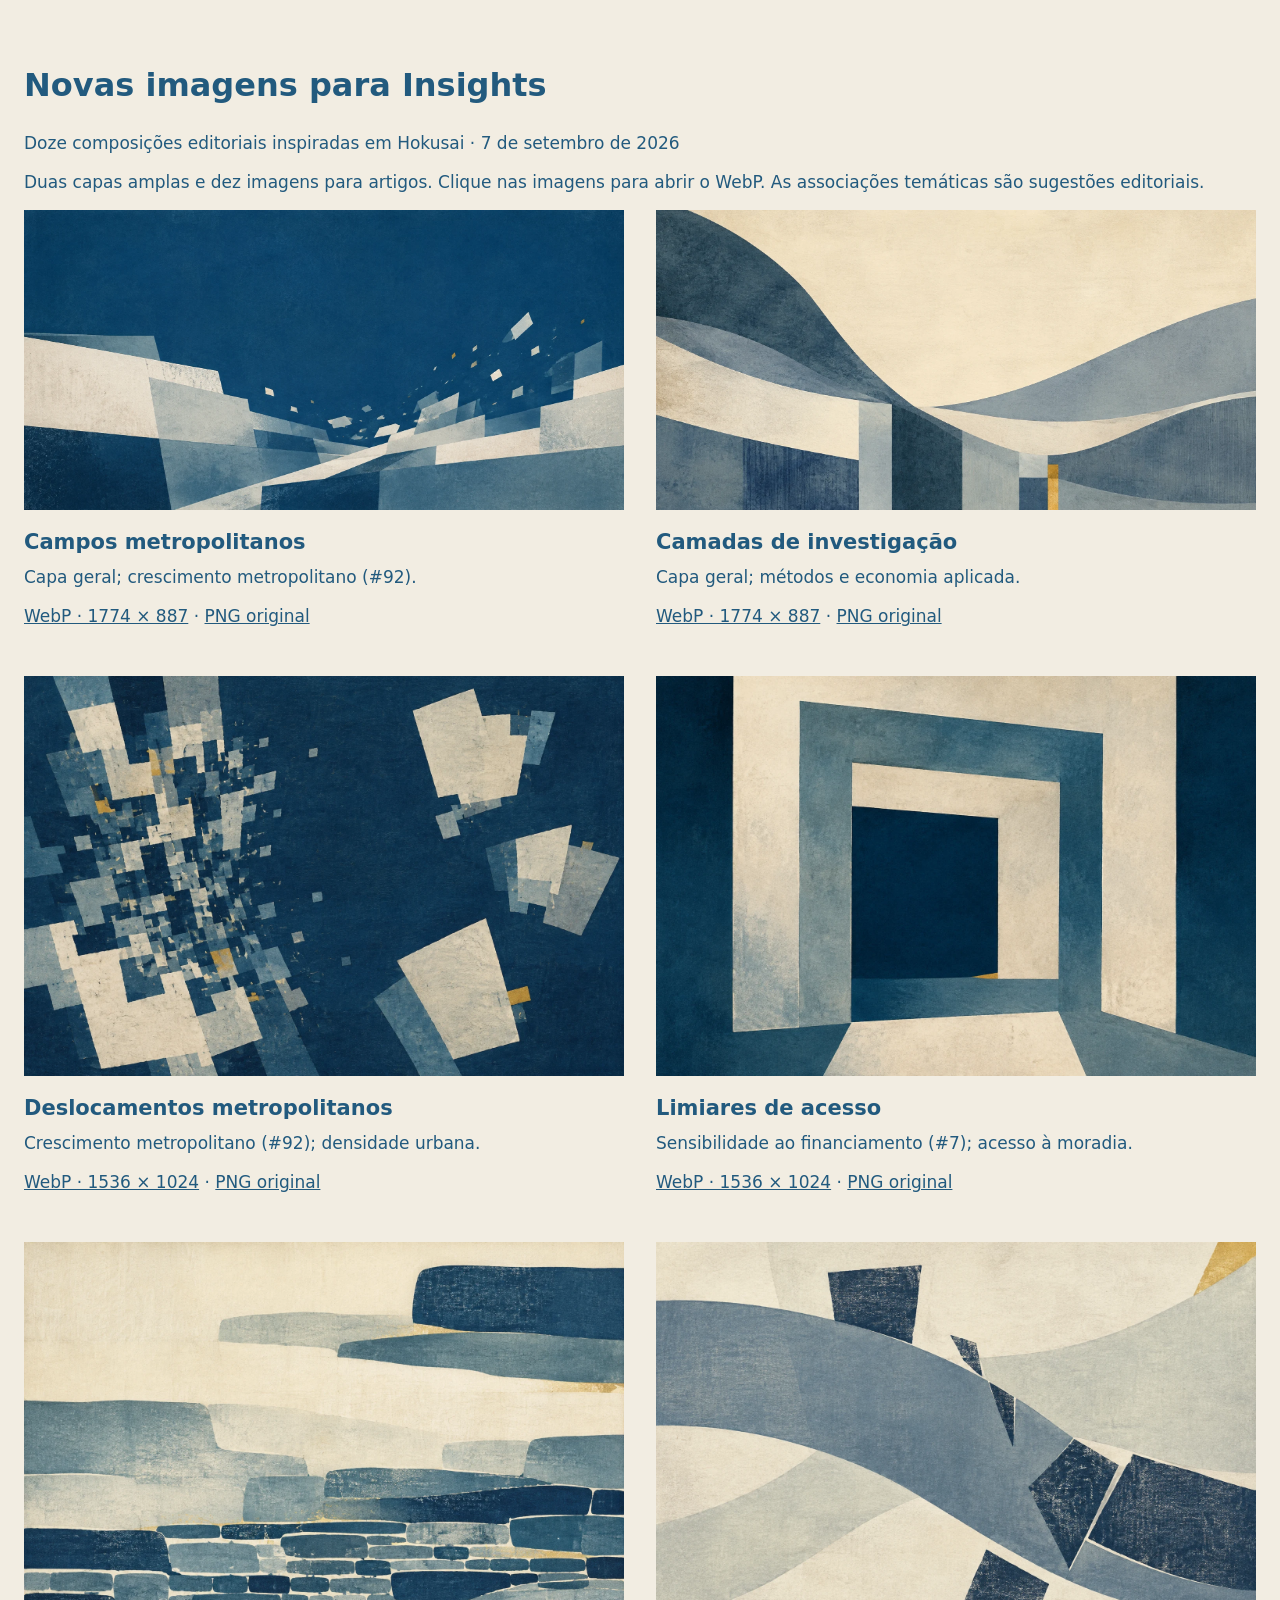
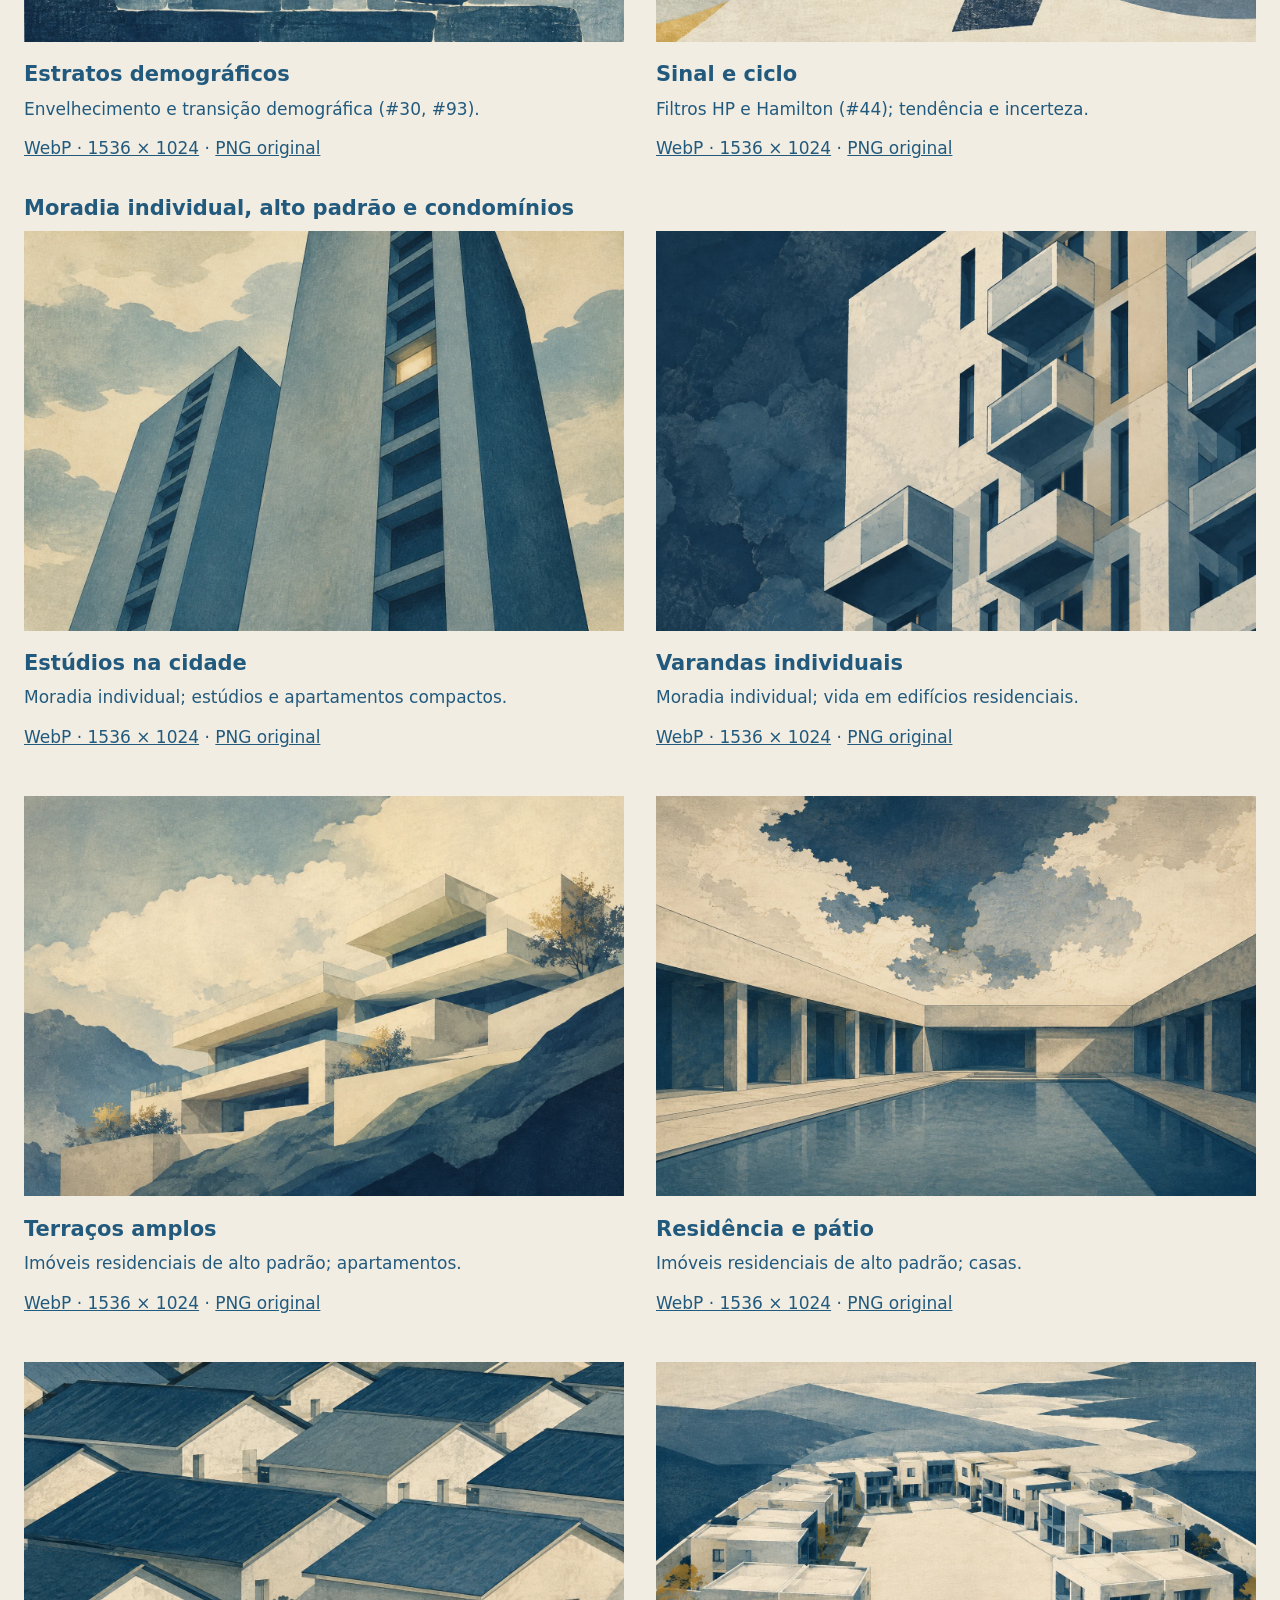
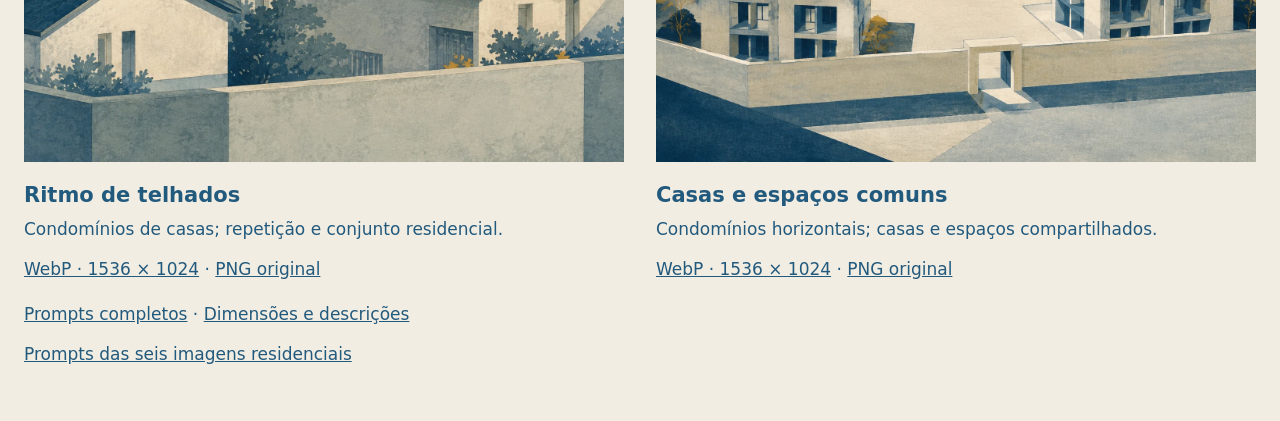
<file: static/images/art/hokusai-insights-2026-09-07/catalog.html>
<!doctype html><html lang="pt-BR"><meta charset="utf-8"><meta name="viewport" content="width=device-width,initial-scale=1"><title>EKIO · Novas imagens para Insights</title><style>body{margin:0;background:#F2EDE2;color:#225A7E;font:17px/1.5 system-ui,sans-serif}main{max-width:1250px;margin:auto;padding:40px 24px}h1{font-size:32px}section{display:grid;grid-template-columns:repeat(auto-fit,minmax(min(100%,450px),1fr));gap:32px}article{min-width:0}img{display:block;width:100%;height:auto}h2{font-size:21px;margin-bottom:6px}p{margin:6px 0 14px}a{color:inherit}a:focus-visible{outline:3px solid #225A7E;outline-offset:4px}</style><main><h1>Novas imagens para Insights</h1><p>Doze composições editoriais inspiradas em Hokusai · 7 de setembro de 2026</p><p>Duas capas amplas e dez imagens para artigos. Clique nas imagens para abrir o WebP. As associações temáticas são sugestões editoriais.</p><section><article><a href="cover-metropolitan-fields.webp"><img src="cover-metropolitan-fields.webp" width="1774" height="887" alt="Planos geométricos claros se dispersam sobre um amplo fundo azul texturizado."></a><h2>Campos metropolitanos</h2><p>Capa geral; crescimento metropolitano (#92).</p><p><a href="cover-metropolitan-fields.webp">WebP · 1774 × 887</a> · <a href="originals/cover-metropolitan-fields.png">PNG original</a></p></article><article><a href="cover-layered-inquiry.webp"><img src="cover-layered-inquiry.webp" width="1774" height="887" alt="Faixas curvas azuis e claras se sobrepõem sob um campo de cor linho."></a><h2>Camadas de investigação</h2><p>Capa geral; métodos e economia aplicada.</p><p><a href="cover-layered-inquiry.webp">WebP · 1774 × 887</a> · <a href="originals/cover-layered-inquiry.png">PNG original</a></p></article><article><a href="insight-metropolitan-drift.webp"><img src="insight-metropolitan-drift.webp" width="1536" height="1024" alt="Blocos claros se agrupam à esquerda e se dispersam em conjuntos sobre fundo azul."></a><h2>Deslocamentos metropolitanos</h2><p>Crescimento metropolitano (#92); densidade urbana.</p><p><a href="insight-metropolitan-drift.webp">WebP · 1536 × 1024</a> · <a href="originals/insight-metropolitan-drift.png">PNG original</a></p></article><article><a href="insight-financing-thresholds.webp"><img src="insight-financing-thresholds.webp" width="1536" height="1024" alt="Aberturas retangulares sobrepostas em azul e linho, com um pequeno detalhe dourado."></a><h2>Limiares de acesso</h2><p>Sensibilidade ao financiamento (#7); acesso à moradia.</p><p><a href="insight-financing-thresholds.webp">WebP · 1536 × 1024</a> · <a href="originals/insight-financing-thresholds.png">PNG original</a></p></article><article><a href="insight-demographic-strata.webp"><img src="insight-demographic-strata.webp" width="1536" height="1024" alt="Fragmentos arredondados formam camadas horizontais de diferentes tamanhos em azul e linho."></a><h2>Estratos demográficos</h2><p>Envelhecimento e transição demográfica (#30, #93).</p><p><a href="insight-demographic-strata.webp">WebP · 1536 × 1024</a> · <a href="originals/insight-demographic-strata.png">PNG original</a></p></article><article><a href="insight-signal-and-cycle.webp"><img src="insight-signal-and-cycle.webp" width="1536" height="1024" alt="Faixas curvas azuis se cruzam com fragmentos angulares sobre fundo de cor linho."></a><h2>Sinal e ciclo</h2><p>Filtros HP e Hamilton (#44); tendência e incerteza.</p><p><a href="insight-signal-and-cycle.webp">WebP · 1536 × 1024</a> · <a href="originals/insight-signal-and-cycle.png">PNG original</a></p></article></section><h2>Moradia individual, alto padrão e condomínios</h2><section><article><a href="insight-studio-tower.webp"><img src="insight-studio-tower.webp" width="1536" height="1024" alt="Duas torres residenciais azuis vistas de baixo, com uma janela iluminada."></a><h2>Estúdios na cidade</h2><p>Moradia individual; estúdios e apartamentos compactos.</p><p><a href="insight-studio-tower.webp">WebP · 1536 × 1024</a> · <a href="originals/insight-studio-tower.png">PNG original</a></p></article><article><a href="insight-solo-balconies.webp"><img src="insight-solo-balconies.webp" width="1536" height="1024" alt="Varandas compactas e aberturas estreitas em uma fachada clara sobre fundo azul."></a><h2>Varandas individuais</h2><p>Moradia individual; vida em edifícios residenciais.</p><p><a href="insight-solo-balconies.webp">WebP · 1536 × 1024</a> · <a href="originals/insight-solo-balconies.png">PNG original</a></p></article><article><a href="insight-luxury-terraces.webp"><img src="insight-luxury-terraces.webp" width="1536" height="1024" alt="Edifício residencial escalonado com terraços amplos e planos claros em uma encosta."></a><h2>Terraços amplos</h2><p>Imóveis residenciais de alto padrão; apartamentos.</p><p><a href="insight-luxury-terraces.webp">WebP · 1536 × 1024</a> · <a href="originals/insight-luxury-terraces.png">PNG original</a></p></article><article><a href="insight-luxury-courtyard.webp"><img src="insight-luxury-courtyard.webp" width="1536" height="1024" alt="Residência de linhas horizontais ao redor de um pátio com espelho d’água."></a><h2>Residência e pátio</h2><p>Imóveis residenciais de alto padrão; casas.</p><p><a href="insight-luxury-courtyard.webp">WebP · 1536 × 1024</a> · <a href="originals/insight-luxury-courtyard.png">PNG original</a></p></article><article><a href="insight-condominium-roofs.webp"><img src="insight-condominium-roofs.webp" width="1536" height="1024" alt="Fileiras de casas semelhantes com telhados inclinados azuis atrás de um muro claro."></a><h2>Ritmo de telhados</h2><p>Condomínios de casas; repetição e conjunto residencial.</p><p><a href="insight-condominium-roofs.webp">WebP · 1536 × 1024</a> · <a href="originals/insight-condominium-roofs.png">PNG original</a></p></article><article><a href="insight-condominium-enclosure.webp"><img src="insight-condominium-enclosure.webp" width="1536" height="1024" alt="Casas de dois pavimentos e coberturas planas ao redor de uma área comum, cercadas por um muro."></a><h2>Casas e espaços comuns</h2><p>Condomínios horizontais; casas e espaços compartilhados.</p><p><a href="insight-condominium-enclosure.webp">WebP · 1536 × 1024</a> · <a href="originals/insight-condominium-enclosure.png">PNG original</a></p></article></section><p><a href="PROMPTS.md">Prompts completos</a> · <a href="manifest.json">Dimensões e descrições</a></p><p><a href="RESIDENTIAL-PROMPTS.md">Prompts das seis imagens residenciais</a></p></main></html>
</file>
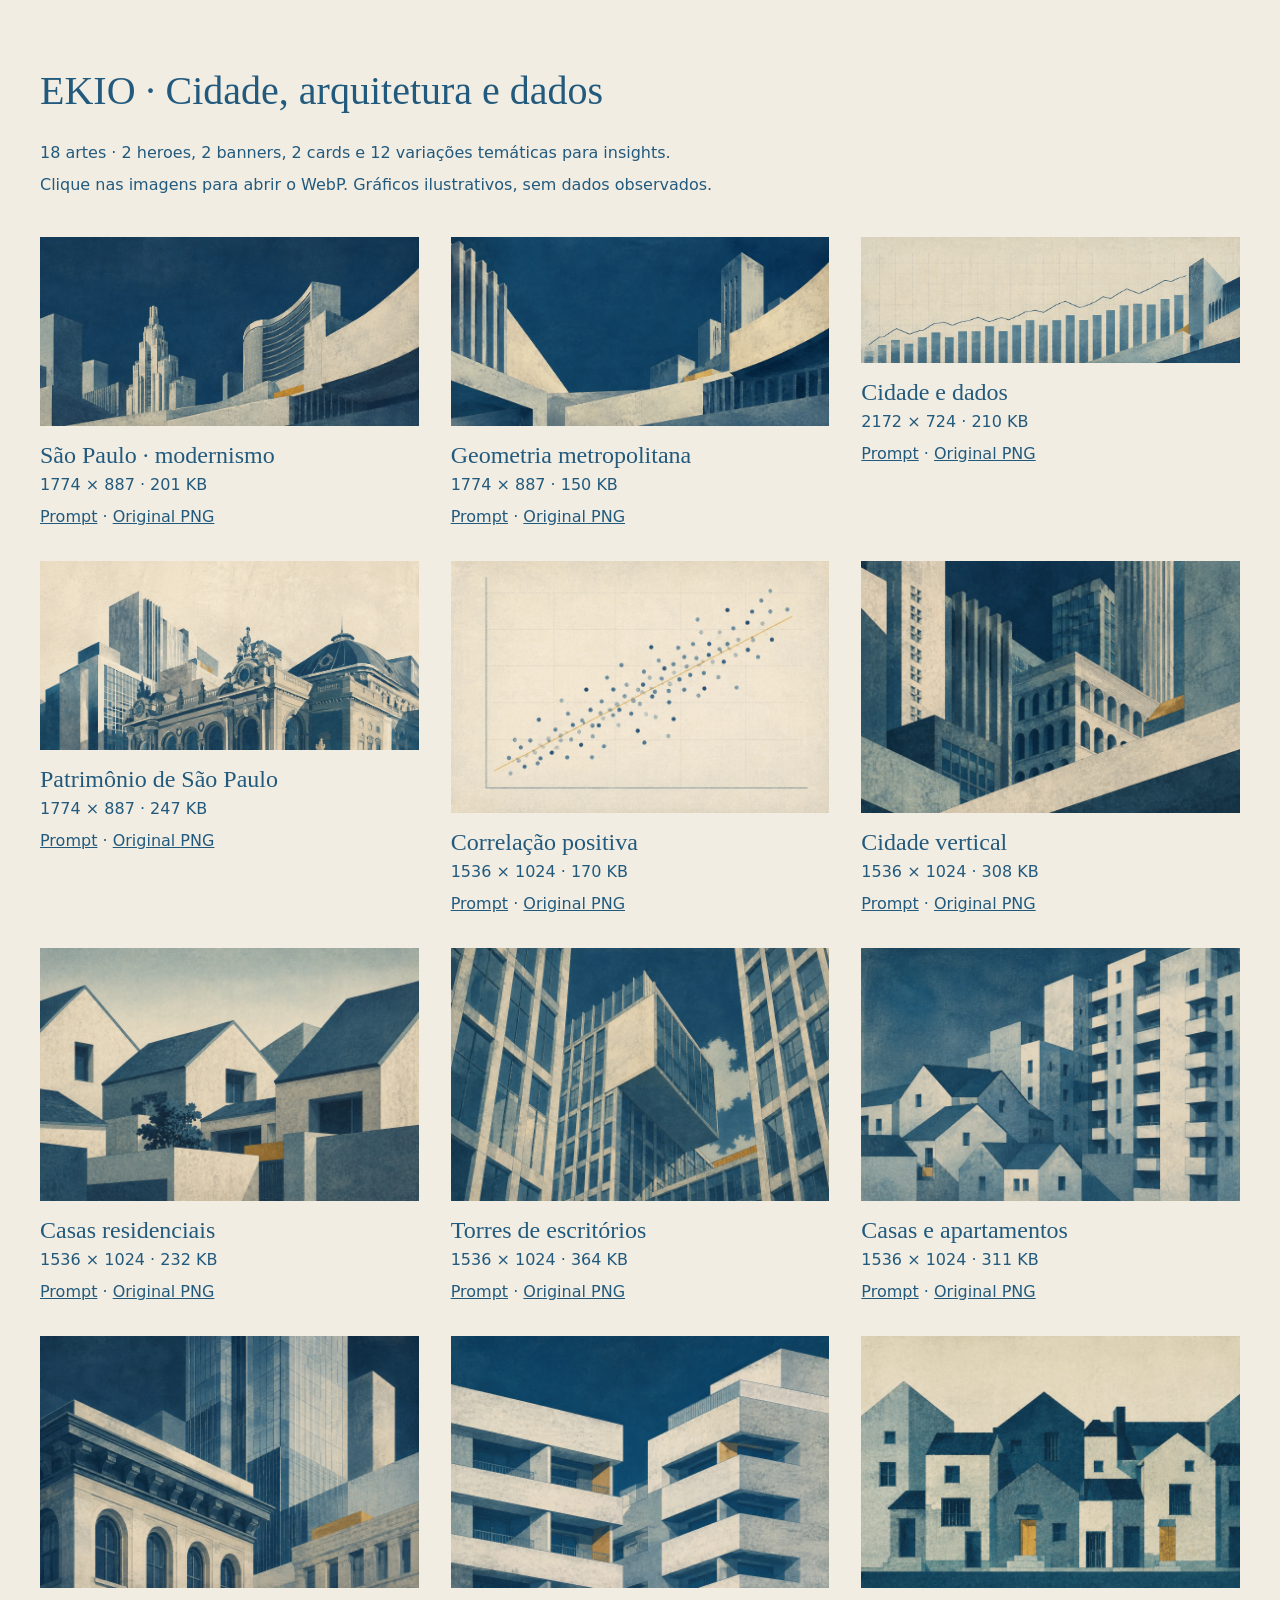
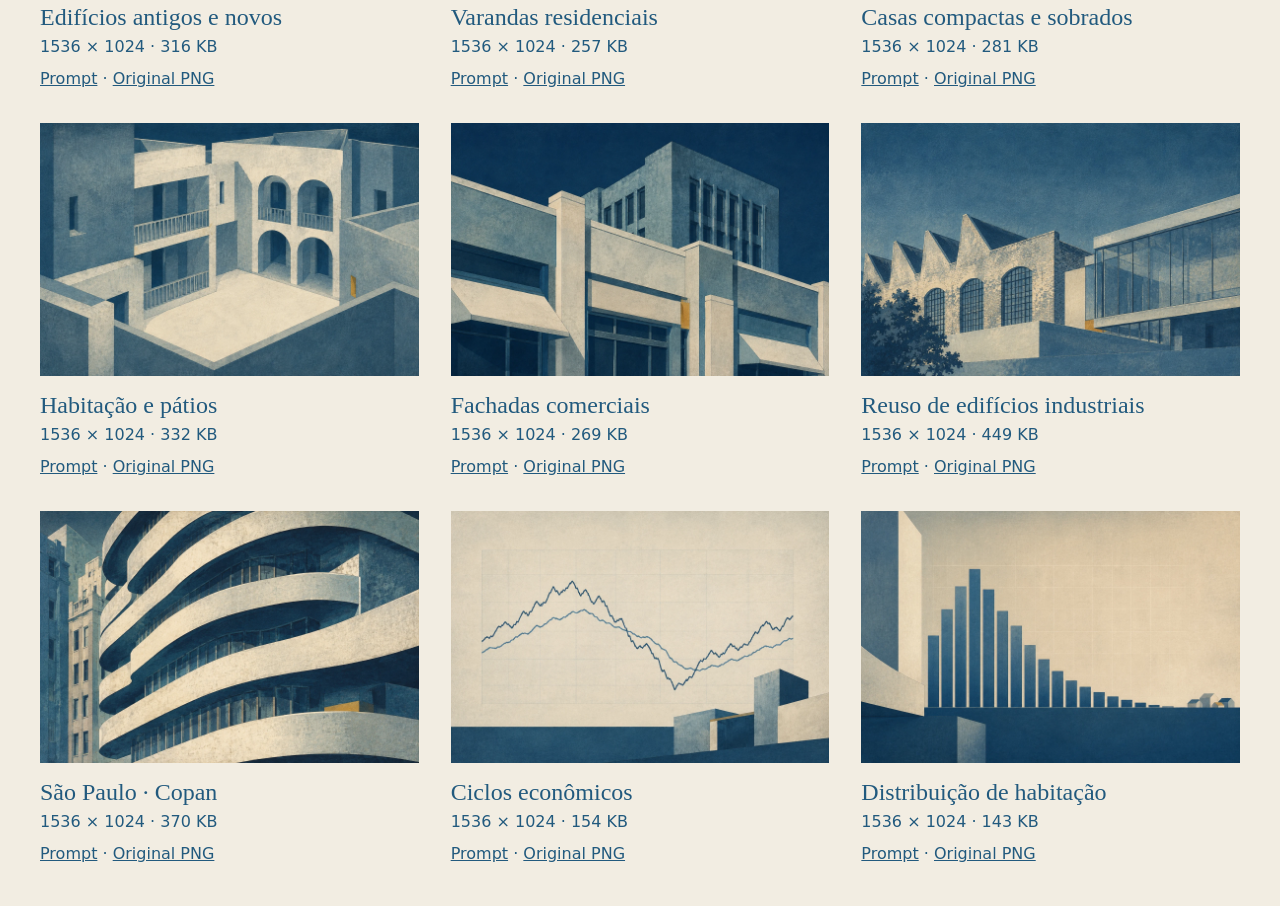
<file: static/images/art/hokusai-series-2026-09/catalog.html>
<!doctype html><html lang="pt-BR"><meta charset="utf-8"><meta name="viewport" content="width=device-width, initial-scale=1"><title>EKIO · Catálogo de artes</title><style>body{margin:0;padding:40px;background:#F2EDE2;color:#225A7E;font:16px/1.5 system-ui}main{max-width:1400px;margin:auto}h1{font:normal 40px Georgia}section{display:grid;grid-template-columns:repeat(auto-fit,minmax(280px,1fr));gap:32px}article{min-width:0}img{width:100%;height:auto;display:block}h2{font:normal 24px Georgia;margin:16px 0 4px}p{margin:4px 0 8px}a{color:inherit}header{margin-bottom:40px}</style><main><header><h1>EKIO · Cidade, arquitetura e dados</h1><p>18 artes · 2 heroes, 2 banners, 2 cards e 12 variações temáticas para insights.</p><p>Clique nas imagens para abrir o WebP. Gráficos ilustrativos, sem dados observados.</p></header><section><article><a href="hero-sao-paulo-modernism.webp"><img src="hero-sao-paulo-modernism.webp" width="1774" height="887" alt="São Paulo · modernismo" loading="lazy"></a><h2>São Paulo · modernismo</h2><p>1774 × 887 · 201 KB</p><a href="PROMPTS.md#hero-sao-paulo-modernism">Prompt</a> · <a href="originals/hero-sao-paulo-modernism.png">Original PNG</a></article><article><a href="hero-metropolitan-geometry.webp"><img src="hero-metropolitan-geometry.webp" width="1774" height="887" alt="Geometria metropolitana" loading="lazy"></a><h2>Geometria metropolitana</h2><p>1774 × 887 · 150 KB</p><a href="PROMPTS.md#hero-metropolitan-geometry">Prompt</a> · <a href="originals/hero-metropolitan-geometry.png">Original PNG</a></article><article><a href="banner-urban-data.webp"><img src="banner-urban-data.webp" width="2172" height="724" alt="Cidade e dados" loading="lazy"></a><h2>Cidade e dados</h2><p>2172 × 724 · 210 KB</p><a href="PROMPTS.md#banner-urban-data">Prompt</a> · <a href="originals/banner-urban-data.png">Original PNG</a></article><article><a href="banner-sao-paulo-heritage.webp"><img src="banner-sao-paulo-heritage.webp" width="1774" height="887" alt="Patrimônio de São Paulo" loading="lazy"></a><h2>Patrimônio de São Paulo</h2><p>1774 × 887 · 247 KB</p><a href="PROMPTS.md#banner-sao-paulo-heritage">Prompt</a> · <a href="originals/banner-sao-paulo-heritage.png">Original PNG</a></article><article><a href="card-positive-correlation.webp"><img src="card-positive-correlation.webp" width="1536" height="1024" alt="Correlação positiva" loading="lazy"></a><h2>Correlação positiva</h2><p>1536 × 1024 · 170 KB</p><a href="PROMPTS.md#card-positive-correlation">Prompt</a> · <a href="originals/card-positive-correlation.png">Original PNG</a></article><article><a href="card-vertical-city.webp"><img src="card-vertical-city.webp" width="1536" height="1024" alt="Cidade vertical" loading="lazy"></a><h2>Cidade vertical</h2><p>1536 × 1024 · 308 KB</p><a href="PROMPTS.md#card-vertical-city">Prompt</a> · <a href="originals/card-vertical-city.png">Original PNG</a></article><article><a href="insight-residential-houses.webp"><img src="insight-residential-houses.webp" width="1536" height="1024" alt="Casas residenciais" loading="lazy"></a><h2>Casas residenciais</h2><p>1536 × 1024 · 232 KB</p><a href="INSIGHT-PROMPTS.md#insight-residential-houses">Prompt</a> · <a href="originals/insight-residential-houses.png">Original PNG</a></article><article><a href="insight-office-towers.webp"><img src="insight-office-towers.webp" width="1536" height="1024" alt="Torres de escritórios" loading="lazy"></a><h2>Torres de escritórios</h2><p>1536 × 1024 · 364 KB</p><a href="INSIGHT-PROMPTS.md#insight-office-towers">Prompt</a> · <a href="originals/insight-office-towers.png">Original PNG</a></article><article><a href="insight-houses-and-apartments.webp"><img src="insight-houses-and-apartments.webp" width="1536" height="1024" alt="Casas e apartamentos" loading="lazy"></a><h2>Casas e apartamentos</h2><p>1536 × 1024 · 311 KB</p><a href="INSIGHT-PROMPTS.md#insight-houses-and-apartments">Prompt</a> · <a href="originals/insight-houses-and-apartments.png">Original PNG</a></article><article><a href="insight-old-and-new.webp"><img src="insight-old-and-new.webp" width="1536" height="1024" alt="Edifícios antigos e novos" loading="lazy"></a><h2>Edifícios antigos e novos</h2><p>1536 × 1024 · 316 KB</p><a href="INSIGHT-PROMPTS.md#insight-old-and-new">Prompt</a> · <a href="originals/insight-old-and-new.png">Original PNG</a></article><article><a href="insight-apartment-balconies.webp"><img src="insight-apartment-balconies.webp" width="1536" height="1024" alt="Varandas residenciais" loading="lazy"></a><h2>Varandas residenciais</h2><p>1536 × 1024 · 257 KB</p><a href="INSIGHT-PROMPTS.md#insight-apartment-balconies">Prompt</a> · <a href="originals/insight-apartment-balconies.png">Original PNG</a></article><article><a href="insight-compact-housing.webp"><img src="insight-compact-housing.webp" width="1536" height="1024" alt="Casas compactas e sobrados" loading="lazy"></a><h2>Casas compactas e sobrados</h2><p>1536 × 1024 · 281 KB</p><a href="INSIGHT-PROMPTS.md#insight-compact-housing">Prompt</a> · <a href="originals/insight-compact-housing.png">Original PNG</a></article><article><a href="insight-courtyard-housing.webp"><img src="insight-courtyard-housing.webp" width="1536" height="1024" alt="Habitação e pátios" loading="lazy"></a><h2>Habitação e pátios</h2><p>1536 × 1024 · 332 KB</p><a href="INSIGHT-PROMPTS.md#insight-courtyard-housing">Prompt</a> · <a href="originals/insight-courtyard-housing.png">Original PNG</a></article><article><a href="insight-commercial-facades.webp"><img src="insight-commercial-facades.webp" width="1536" height="1024" alt="Fachadas comerciais" loading="lazy"></a><h2>Fachadas comerciais</h2><p>1536 × 1024 · 269 KB</p><a href="INSIGHT-PROMPTS.md#insight-commercial-facades">Prompt</a> · <a href="originals/insight-commercial-facades.png">Original PNG</a></article><article><a href="insight-adaptive-reuse.webp"><img src="insight-adaptive-reuse.webp" width="1536" height="1024" alt="Reuso de edifícios industriais" loading="lazy"></a><h2>Reuso de edifícios industriais</h2><p>1536 × 1024 · 449 KB</p><a href="INSIGHT-PROMPTS.md#insight-adaptive-reuse">Prompt</a> · <a href="originals/insight-adaptive-reuse.png">Original PNG</a></article><article><a href="insight-sao-paulo-copan.webp"><img src="insight-sao-paulo-copan.webp" width="1536" height="1024" alt="São Paulo · Copan" loading="lazy"></a><h2>São Paulo · Copan</h2><p>1536 × 1024 · 370 KB</p><a href="INSIGHT-PROMPTS.md#insight-sao-paulo-copan">Prompt</a> · <a href="originals/insight-sao-paulo-copan.png">Original PNG</a></article><article><a href="insight-market-cycles.webp"><img src="insight-market-cycles.webp" width="1536" height="1024" alt="Ciclos econômicos" loading="lazy"></a><h2>Ciclos econômicos</h2><p>1536 × 1024 · 154 KB</p><a href="INSIGHT-PROMPTS.md#insight-market-cycles">Prompt</a> · <a href="originals/insight-market-cycles.png">Original PNG</a></article><article><a href="insight-housing-distribution.webp"><img src="insight-housing-distribution.webp" width="1536" height="1024" alt="Distribuição de habitação" loading="lazy"></a><h2>Distribuição de habitação</h2><p>1536 × 1024 · 143 KB</p><a href="INSIGHT-PROMPTS.md#insight-housing-distribution">Prompt</a> · <a href="originals/insight-housing-distribution.png">Original PNG</a></article></section></main></html>
</file>
<file: ekio_ref/ekio-prototype/style.css>
/* ═══════════════════════════════════════════════════════════════════
   EKIO WEBSITE — DESIGN KIT v2.0 IMPLEMENTATION
   McKinsey / Economist tone: authoritative, data-heavy, restrained
   ═══════════════════════════════════════════════════════════════════ */

:root {
    /* Primary Blue */
    --ekio-blue-900: #0D1B2A;
    --ekio-blue-800: #1B3A4B;
    --ekio-blue-700: #1E3A5F;
    --ekio-blue-600: #2B4C7E;
    --ekio-blue-500: #3A6EA5;
    --ekio-blue-400: #4A90C2;
    --ekio-blue-300: #7EB6D8;
    --ekio-blue-200: #A8D0E8;
    --ekio-blue-100: #D4E8F5;
    --ekio-blue-50: #EEF5FA;

    /* Neutrals */
    --ekio-gray-900: #1A202C;
    --ekio-gray-800: #2D3748;
    --ekio-gray-700: #4A5568;
    --ekio-gray-600: #718096;
    --ekio-gray-500: #A0AEC0;
    --ekio-gray-400: #CBD5E0;
    --ekio-gray-300: #E2E8F0;
    --ekio-gray-200: #EDF2F7;
    --ekio-gray-100: #F7FAFC;
    --ekio-gray-50: #FAFBFC;

    /* Accents */
    --ekio-orange: #DD6B20;
    --ekio-teal: #2C7A7B;
    --ekio-amber: #D69E2E;
    --ekio-red: #C53030;
    --ekio-green: #38A169;
    --ekio-purple: #805AD5;

    /* Typography */
    --font-serif: 'Lora', 'Gelasio', Georgia, 'Times New Roman', serif;
    --font-sans: 'Lato', 'Source Sans Pro', -apple-system, BlinkMacSystemFont, 'Segoe UI', sans-serif;
    --font-mono: 'Fira Code', 'JetBrains Mono', Consolas, Monaco, monospace;
}

/* ─── Reset ─── */
*, *::before, *::after { margin: 0; padding: 0; box-sizing: border-box; }

html { scroll-behavior: smooth; }

body {
    font-family: var(--font-sans);
    line-height: 1.7;
    color: var(--ekio-gray-700);
    background: var(--ekio-gray-50);
    -webkit-font-smoothing: antialiased;
}

a { color: inherit; text-decoration: none; }
img { max-width: 100%; display: block; }

/* Serif headings — Lora for authority, Lato for everything else */
h1, h2, h3,
.hero-title,
.section-heading,
.page-header-title,
.service-detail-title,
.cta-heading,
.about-name,
.case-title,
.insight-title,
.package-title {
    font-family: var(--font-serif);
}

/* Ensure body/UI text stays sans-serif */
.section-label,
.section-desc,
.nav-links a,
.btn,
.footer-heading,
.method-tag,
.case-category,
.insight-date,
.insight-tag,
.credential-label,
.form-label,
.package-disciplines,
.package-meta,
.offering-timeline,
.chart-source {
    font-family: var(--font-sans);
}

/* ─── Layout ─── */
.container {
    max-width: 1140px;
    margin: 0 auto;
    padding: 0 2rem;
}

.container-narrow {
    max-width: 720px;
    margin: 0 auto;
    padding: 0 2rem;
    text-align: center;
}

.section {
    padding: 6rem 0;
}

.section-light {
    background: white;
}

.section-dark {
    background: var(--ekio-blue-900);
    color: white;
}

.section-muted {
    background: var(--ekio-gray-100);
}

.section-cta {
    background: var(--ekio-blue-700);
    color: white;
    padding: 5rem 0;
}

/* ─── Navigation ─── */
.nav {
    position: fixed;
    top: 0;
    left: 0;
    right: 0;
    z-index: 100;
    background: rgba(250, 251, 252, 0.95);
    backdrop-filter: blur(12px);
    border-bottom: 1px solid var(--ekio-gray-200);
}

.nav-inner {
    max-width: 1140px;
    margin: 0 auto;
    padding: 0 2rem;
    display: flex;
    align-items: center;
    height: 64px;
}

.nav-logo {
    font-size: 1.4rem;
    font-weight: 300;
    color: var(--ekio-blue-700);
    margin-right: auto;
}

.nav-links {
    display: flex;
    align-items: center;
    gap: 2rem;
}

.nav-links a {
    font-size: 0.875rem;
    font-weight: 400;
    color: var(--ekio-gray-700);
    transition: color 0.2s;
}

.nav-links a:hover {
    color: var(--ekio-blue-700);
}

.nav-cta {
    padding: 0.5rem 1.25rem !important;
    background: var(--ekio-blue-700) !important;
    color: white !important;
    border-radius: 4px;
    font-weight: 600 !important;
    transition: background 0.2s !important;
}

.nav-cta:hover {
    background: var(--ekio-blue-600) !important;
}

.nav-lang {
    margin-left: 2rem;
    font-size: 0.8rem;
    color: var(--ekio-gray-500);
}

.nav-lang a {
    color: var(--ekio-gray-500);
    transition: color 0.2s;
}

.nav-lang a:hover,
.lang-active {
    color: var(--ekio-blue-700) !important;
    font-weight: 600;
}

.lang-sep {
    margin: 0 0.25rem;
}

.nav-toggle {
    display: none;
    flex-direction: column;
    gap: 5px;
    background: none;
    border: none;
    cursor: pointer;
    padding: 4px;
}

.nav-toggle span {
    width: 20px;
    height: 2px;
    background: var(--ekio-gray-700);
    transition: 0.2s;
}

/* ─── Buttons ─── */
.btn {
    display: inline-block;
    font-family: var(--font-sans);
    font-size: 0.9rem;
    font-weight: 600;
    padding: 0.75rem 1.75rem;
    border-radius: 4px;
    transition: all 0.2s;
    cursor: pointer;
    border: none;
}

.btn-primary {
    background: var(--ekio-blue-700);
    color: white;
}

.btn-primary:hover {
    background: var(--ekio-blue-600);
}

.btn-ghost {
    background: transparent;
    color: var(--ekio-blue-700);
    border: 1px solid var(--ekio-blue-700);
}

.btn-ghost:hover {
    background: var(--ekio-blue-50);
}

.btn-ghost-light {
    background: transparent;
    color: white;
    border: 1px solid rgba(255,255,255,0.3);
}

.btn-ghost-light:hover {
    background: rgba(255,255,255,0.1);
}

.btn-lg {
    padding: 1rem 2.5rem;
    font-size: 1rem;
}

/* ─── Section Typography ─── */
.section-label {
    font-size: 0.8rem;
    font-weight: 600;
    /* text-transform: uppercase; */
    color: var(--ekio-blue-500);
    margin-bottom: 0.75rem;
}

.section-label-light {
    color: var(--ekio-blue-300);
}

.section-heading {
    font-size: 2.5rem;
    font-weight: 700;
    color: var(--ekio-gray-900);
    line-height: 1.2;
    margin-bottom: 1rem;
}

.section-heading-light {
    color: white;
}

.section-desc {
    font-size: 1.1rem;
    color: var(--ekio-gray-600);
    max-width: 600px;
    margin-bottom: 3rem;
    line-height: 1.8;
}

/* ─── Hero ─── */
.hero {
    margin-top: 64px;
    padding: 6rem 2rem 5rem;
    max-width: 1140px;
    margin-left: auto;
    margin-right: auto;
    display: grid;
    grid-template-columns: 1fr 1fr;
    gap: 4rem;
    align-items: center;
    min-height: calc(100vh - 64px);
}

.hero-label {
    font-size: 0.8rem;
    font-weight: 600;
    /* text-transform: uppercase; */
    color: var(--ekio-blue-500);
    margin-bottom: 1.5rem;
}

.hero-title {
    font-size: 3.2rem;
    font-weight: 700;
    color: var(--ekio-gray-900);
    line-height: 1.15;
    margin-bottom: 1.5rem;
}

.hero-subtitle {
    font-size: 1.15rem;
    color: var(--ekio-gray-600);
    line-height: 1.8;
    margin-bottom: 2.5rem;
    max-width: 520px;
}

.hero-actions {
    display: flex;
    gap: 1rem;
}

.hero-stat-grid {
    display: grid;
    grid-template-columns: 1fr;
    gap: 1.5rem;
    padding: 2.5rem;
    background: white;
    border: 1px solid var(--ekio-gray-200);
    border-radius: 8px;
    box-shadow: 0 4px 24px rgba(0,0,0,0.04);
}

.hero-stat {
    display: flex;
    flex-direction: column;
    padding: 1rem 0;
    border-bottom: 1px solid var(--ekio-gray-200);
}

.hero-stat:last-child {
    border-bottom: none;
}

.hero-stat-number {
    font-size: 2rem;
    font-weight: 700;
    color: var(--ekio-blue-700);
    line-height: 1.2;
}

.hero-stat-label {
    font-size: 0.85rem;
    color: var(--ekio-gray-500);
    margin-top: 0.25rem;
}

/* ─── Services Grid ─── */
.services-grid {
    display: grid;
    grid-template-columns: repeat(3, 1fr);
    gap: 2rem;
}

.service-card {
    display: flex;
    flex-direction: column;
    padding: 2.5rem 2rem;
    background: var(--ekio-gray-50);
    border: 1px solid var(--ekio-gray-200);
    border-radius: 8px;
    transition: all 0.25s;
}

.service-card:hover {
    border-color: var(--ekio-blue-300);
    box-shadow: 0 8px 32px rgba(30, 58, 95, 0.08);
    transform: translateY(-2px);
}

.service-icon {
    color: var(--ekio-blue-500);
    margin-bottom: 1.5rem;
}

.service-title {
    font-size: 1.25rem;
    font-weight: 700;
    color: var(--ekio-gray-900);
    margin-bottom: 0.75rem;
}

.service-desc {
    font-size: 0.95rem;
    color: var(--ekio-gray-600);
    line-height: 1.7;
    flex: 1;
}

.service-link {
    font-size: 0.85rem;
    font-weight: 600;
    color: var(--ekio-blue-500);
    margin-top: 1.5rem;
    transition: color 0.2s;
}

.service-card:hover .service-link {
    color: var(--ekio-blue-700);
}

/* ─── Featured Insight ─── */
.featured-insight {
    display: grid;
    grid-template-columns: 1fr 1fr;
    gap: 4rem;
    align-items: center;
}

.featured-desc {
    font-size: 1.05rem;
    color: var(--ekio-gray-300);
    line-height: 1.8;
    margin-bottom: 2rem;
}

.chart-placeholder {
    background: rgba(255,255,255,0.05);
    border: 1px solid rgba(255,255,255,0.1);
    border-radius: 8px;
    padding: 2rem;
    min-height: 300px;
    display: flex;
    flex-direction: column;
    justify-content: flex-end;
}

.chart-bar-group {
    display: flex;
    align-items: flex-end;
    gap: 1.5rem;
    justify-content: center;
    flex: 1;
    padding-bottom: 1rem;
}

.chart-bar {
    width: 80px;
    border-radius: 4px 4px 0 0;
    display: flex;
    align-items: flex-end;
    justify-content: center;
    padding-bottom: 0.5rem;
    min-height: 30px;
    transition: height 0.5s ease;
}

.chart-bar-label {
    font-size: 0.7rem;
    font-weight: 600;
    color: white;
    text-align: center;
    line-height: 1.3;
}

.chart-source {
    font-size: 0.7rem;
    color: var(--ekio-gray-500);
    text-align: right;
    margin-top: 0.75rem;
    font-family: var(--font-mono);
}

/* ─── Packages ─── */
.packages-grid {
    display: grid;
    grid-template-columns: repeat(3, 1fr);
    gap: 2rem;
}

.package-card {
    padding: 2rem;
    border: 1px solid var(--ekio-gray-200);
    border-radius: 8px;
    background: white;
    position: relative;
    transition: border-color 0.2s;
}

.package-card:hover {
    border-color: var(--ekio-blue-300);
}

.package-badge {
    position: absolute;
    top: -10px;
    right: 1.5rem;
    background: var(--ekio-orange);
    color: white;
    font-size: 0.7rem;
    font-weight: 700;
    /* text-transform: uppercase; */
    padding: 0.25rem 0.75rem;
    border-radius: 3px;
}

.package-title {
    font-size: 1.15rem;
    font-weight: 700;
    color: var(--ekio-gray-900);
    margin-bottom: 0.25rem;
}

.package-disciplines {
    font-size: 0.8rem;
    font-weight: 600;
    color: var(--ekio-blue-500);
    margin-bottom: 1rem;
}

.package-desc {
    font-size: 0.9rem;
    color: var(--ekio-gray-600);
    line-height: 1.7;
    margin-bottom: 1.25rem;
}

.package-meta {
    display: flex;
    gap: 0.5rem;
    font-size: 0.8rem;
    color: var(--ekio-gray-500);
    font-family: var(--font-mono);
}

/* ─── Sectors ─── */
.sectors-grid {
    display: grid;
    grid-template-columns: repeat(3, 1fr);
    gap: 1rem;
    margin-top: 2rem;
}

.sector-item {
    padding: 1.5rem;
    background: white;
    border: 1px solid var(--ekio-gray-200);
    border-radius: 6px;
    text-align: center;
}

.sector-name {
    font-size: 0.95rem;
    font-weight: 600;
    color: var(--ekio-gray-800);
}

/* ─── CTA ─── */
.cta-heading {
    font-size: 2.25rem;
    font-weight: 700;
    color: white;
    margin-bottom: 1rem;
}

.cta-desc {
    font-size: 1.1rem;
    color: var(--ekio-blue-200);
    margin-bottom: 2rem;
    line-height: 1.8;
}

/* ─── Footer ─── */
.footer {
    background: var(--ekio-gray-900);
    color: var(--ekio-gray-400);
    padding: 4rem 0 2rem;
}

.footer-grid {
    display: grid;
    grid-template-columns: 2fr 1fr 1fr 1fr;
    gap: 3rem;
    padding-bottom: 3rem;
    border-bottom: 1px solid var(--ekio-gray-800);
}

.footer-logo {
    font-size: 1.5rem;
    font-weight: 300;
    color: white;
}

.footer-tagline {
    font-size: 0.85rem;
    color: var(--ekio-gray-500);
    margin-top: 0.25rem;
}

.footer-location {
    font-size: 0.85rem;
    color: var(--ekio-gray-600);
    margin-top: 1rem;
}

.footer-heading {
    font-size: 0.8rem;
    font-weight: 600;
    /* text-transform: uppercase; */
    color: var(--ekio-gray-400);
    margin-bottom: 1rem;
}

.footer-col {
    display: flex;
    flex-direction: column;
    gap: 0.5rem;
}

.footer-col a {
    font-size: 0.9rem;
    color: var(--ekio-gray-500);
    transition: color 0.2s;
}

.footer-col a:hover {
    color: white;
}

.footer-bottom {
    padding-top: 1.5rem;
    text-align: center;
    font-size: 0.8rem;
    color: var(--ekio-gray-600);
}

/* ─── Page Headers (inner pages) ─── */
.page-header {
    margin-top: 64px;
    padding: 5rem 0 3rem;
    background: linear-gradient(135deg, var(--ekio-blue-800) 0%, var(--ekio-blue-900) 100%);
    color: white;
}

.page-header .section-label {
    color: var(--ekio-blue-300);
}

.page-header-title {
    font-size: 2.75rem;
    font-weight: 700;
    color: white;
    margin-bottom: 0.75rem;
}

.page-header-desc {
    font-size: 1.1rem;
    color: var(--ekio-blue-200);
    max-width: 600px;
    line-height: 1.8;
}

/* ─── Services Detail ─── */
.service-detail {
    display: grid;
    grid-template-columns: 1fr 1fr;
    gap: 4rem;
    align-items: start;
    padding: 4rem 0;
    border-bottom: 1px solid var(--ekio-gray-200);
}

.service-detail:last-child {
    border-bottom: none;
}

.service-detail-title {
    font-size: 1.75rem;
    font-weight: 700;
    color: var(--ekio-gray-900);
    margin-bottom: 1rem;
}

.service-detail-desc {
    font-size: 1rem;
    color: var(--ekio-gray-600);
    line-height: 1.8;
    margin-bottom: 1.5rem;
}

.service-offerings {
    list-style: none;
}

.service-offerings li {
    padding: 0.5rem 0;
    border-bottom: 1px solid var(--ekio-gray-200);
    font-size: 0.9rem;
    color: var(--ekio-gray-700);
    display: flex;
    justify-content: space-between;
}

.service-offerings li:last-child {
    border-bottom: none;
}

.offering-timeline {
    font-family: var(--font-mono);
    font-size: 0.8rem;
    color: var(--ekio-gray-500);
}

.service-detail-visual {
    background: var(--ekio-gray-100);
    border: 1px solid var(--ekio-gray-200);
    border-radius: 8px;
    padding: 2rem;
    min-height: 280px;
    display: flex;
    align-items: center;
    justify-content: center;
    color: var(--ekio-gray-400);
    font-size: 0.85rem;
}

.methodology-tags {
    display: flex;
    flex-wrap: wrap;
    gap: 0.5rem;
    margin-top: 1rem;
}

.method-tag {
    font-size: 0.75rem;
    font-weight: 600;
    padding: 0.3rem 0.75rem;
    background: var(--ekio-blue-50);
    color: var(--ekio-blue-600);
    border-radius: 3px;
}

/* ─── Case Studies ─── */
.cases-grid {
    display: grid;
    grid-template-columns: repeat(2, 1fr);
    gap: 2rem;
}

.case-card {
    display: block;
    background: white;
    border: 1px solid var(--ekio-gray-200);
    border-radius: 8px;
    overflow: hidden;
    transition: all 0.25s;
}

.case-card:hover {
    border-color: var(--ekio-blue-300);
    box-shadow: 0 8px 32px rgba(30, 58, 95, 0.08);
    transform: translateY(-2px);
}

.case-image {
    height: 200px;
    background: var(--ekio-gray-200);
    display: flex;
    align-items: center;
    justify-content: center;
    color: var(--ekio-gray-400);
    font-size: 0.85rem;
}

.case-content {
    padding: 1.75rem;
}

.case-category {
    font-size: 0.75rem;
    font-weight: 600;
    /* text-transform: uppercase; */
    color: var(--ekio-blue-500);
    margin-bottom: 0.5rem;
}

.case-title {
    font-size: 1.2rem;
    font-weight: 700;
    color: var(--ekio-gray-900);
    margin-bottom: 0.5rem;
    line-height: 1.3;
}

.case-excerpt {
    font-size: 0.9rem;
    color: var(--ekio-gray-600);
    line-height: 1.7;
    margin-bottom: 1rem;
}

.case-metrics {
    display: flex;
    gap: 1.5rem;
}

.case-metric {
    display: flex;
    flex-direction: column;
}

.case-metric-value {
    font-size: 1.25rem;
    font-weight: 700;
    color: var(--ekio-blue-700);
}

.case-metric-label {
    font-size: 0.7rem;
    color: var(--ekio-gray-500);
}

/* ─── Insights / Blog ─── */

/* Row patterns — each .insights-row is a distinct layout */
.insights-row {
    display: grid;
    gap: 2rem;
    margin-bottom: 2rem;
}

.insights-row:last-child { margin-bottom: 0; }

/* Row variant: big left + small right (2/3 + 1/3) */
.insights-row--hero {
    grid-template-columns: 2fr 1fr;
}

/* Row variant: 4 equal cards */
.insights-row--quad {
    grid-template-columns: repeat(4, 1fr);
}

/* Row variant: single wide card */
.insights-row--single {
    grid-template-columns: 1fr;
}

/* Row variant: big left + 2 stacked right */
.insights-row--left-stack {
    grid-template-columns: 2fr 1fr;
    grid-template-rows: auto auto;
}

.insights-row--left-stack .insight-card:first-child {
    grid-row: span 2;
}

/* Section divider between groups */
.insights-divider {
    padding: 3rem 0 1.5rem;
    margin: 1rem 0;
}

.insights-divider-title {
    font-family: var(--font-serif);
    font-size: 1.5rem;
    font-weight: 600;
    color: var(--ekio-gray-900);
    border-bottom: 2px solid var(--ekio-gray-200);
    padding-bottom: 0.75rem;
}

/* Base card */
.insight-card {
    display: flex;
    flex-direction: column;
    background: white;
    border: 1px solid var(--ekio-gray-200);
    border-radius: 8px;
    overflow: hidden;
    transition: all 0.25s;
}

.insight-card:hover {
    border-color: var(--ekio-blue-300);
    transform: translateY(-2px);
    box-shadow: 0 8px 24px rgba(30, 58, 95, 0.06);
}

.insight-image {
    height: 180px;
    background: var(--ekio-gray-200);
    display: flex;
    align-items: center;
    justify-content: center;
    color: var(--ekio-gray-400);
    font-size: 0.85rem;
    flex-shrink: 0;
}

.insight-content {
    padding: 1.5rem;
    display: flex;
    flex-direction: column;
    flex: 1;
}

.insight-date {
    font-size: 0.75rem;
    color: var(--ekio-gray-500);
    font-family: var(--font-mono);
    margin-bottom: 0.5rem;
}

.insight-title {
    font-size: 1.05rem;
    font-weight: 600;
    color: var(--ekio-gray-900);
    line-height: 1.35;
    margin-bottom: 0.5rem;
}

.insight-excerpt {
    font-size: 0.85rem;
    color: var(--ekio-gray-600);
    line-height: 1.65;
    flex: 1;
}

.insight-tags {
    display: flex;
    flex-wrap: wrap;
    gap: 0.5rem;
    margin-top: 1rem;
}

.insight-tag {
    font-size: 0.7rem;
    font-weight: 600;
    padding: 0.2rem 0.5rem;
    background: var(--ekio-gray-100);
    color: var(--ekio-gray-600);
    border-radius: 3px;
}

/* ── Hero card (big) — horizontal layout ── */
.insight-card--hero {
    display: grid;
    grid-template-columns: 1fr 1fr;
}

.insight-card--hero .insight-image {
    height: 100%;
    min-height: 320px;
}

.insight-card--hero .insight-content {
    justify-content: center;
    padding: 2.5rem;
}

.insight-card--hero .insight-title {
    font-size: 1.5rem;
    font-weight: 700;
}

.insight-card--hero .insight-excerpt {
    font-size: 0.95rem;
}

/* ── Tall card (for stacked-right column) — image taller ── */
.insight-card--tall .insight-image {
    height: 140px;
}

.insight-card--tall .insight-content {
    padding: 1.25rem;
}

.insight-card--tall .insight-title {
    font-size: 0.95rem;
}

/* ── Single-wide card — horizontal like hero but full width ── */
.insight-card--wide {
    display: grid;
    grid-template-columns: 1fr 2fr;
}

.insight-card--wide .insight-image {
    height: 100%;
    min-height: 240px;
}

.insight-card--wide .insight-content {
    justify-content: center;
    padding: 2.5rem;
}

.insight-card--wide .insight-title {
    font-size: 1.35rem;
    font-weight: 700;
}

/* ── Quad card — compact ── */
.insights-row--quad .insight-image {
    height: 140px;
}

.insights-row--quad .insight-title {
    font-size: 0.95rem;
}

.insights-row--quad .insight-excerpt {
    font-size: 0.8rem;
    /* Clamp to 3 lines */
    display: -webkit-box;
    -webkit-line-clamp: 3;
    -webkit-box-orient: vertical;
    overflow: hidden;
}

/* ─── About Page ─── */
.about-grid {
    display: grid;
    grid-template-columns: 1fr 2fr;
    gap: 4rem;
    align-items: start;
}

.about-photo {
    width: 100%;
    aspect-ratio: 3/4;
    background: var(--ekio-gray-200);
    border-radius: 8px;
    display: flex;
    align-items: center;
    justify-content: center;
    color: var(--ekio-gray-400);
    font-size: 0.85rem;
}

.about-name {
    font-size: 2rem;
    font-weight: 700;
    color: var(--ekio-gray-900);
    margin-bottom: 0.25rem;
}

.about-role {
    font-size: 1rem;
    color: var(--ekio-blue-500);
    font-weight: 600;
    margin-bottom: 1.5rem;
}

.about-bio {
    font-size: 1.05rem;
    color: var(--ekio-gray-600);
    line-height: 1.9;
    margin-bottom: 2rem;
}

.credentials {
    display: grid;
    grid-template-columns: 1fr 1fr;
    gap: 1.5rem;
    margin-top: 2rem;
}

.credential {
    padding: 1.25rem;
    background: var(--ekio-gray-50);
    border: 1px solid var(--ekio-gray-200);
    border-radius: 6px;
}

.credential-label {
    font-size: 0.75rem;
    font-weight: 600;
    /* text-transform: uppercase; */
    color: var(--ekio-gray-500);
    margin-bottom: 0.25rem;
}

.credential-value {
    font-size: 0.95rem;
    font-weight: 600;
    color: var(--ekio-gray-800);
}

/* ─── Contact ─── */
.contact-grid {
    display: grid;
    grid-template-columns: 1fr 1fr;
    gap: 4rem;
    align-items: start;
}

.contact-info-item {
    margin-bottom: 2rem;
}

.contact-info-label {
    font-size: 0.8rem;
    font-weight: 600;
    /* text-transform: uppercase; */
    color: var(--ekio-gray-500);
    margin-bottom: 0.25rem;
}

.contact-info-value {
    font-size: 1.05rem;
    color: var(--ekio-gray-800);
}

.contact-form {
    display: flex;
    flex-direction: column;
    gap: 1.25rem;
}

.form-group {
    display: flex;
    flex-direction: column;
    gap: 0.4rem;
}

.form-label {
    font-size: 0.8rem;
    font-weight: 600;
    color: var(--ekio-gray-700);
}

.form-input,
.form-textarea,
.form-select {
    padding: 0.75rem 1rem;
    border: 1px solid var(--ekio-gray-300);
    border-radius: 4px;
    font-family: var(--font-sans);
    font-size: 0.9rem;
    color: var(--ekio-gray-800);
    background: white;
    transition: border-color 0.2s;
}

.form-input:focus,
.form-textarea:focus,
.form-select:focus {
    outline: none;
    border-color: var(--ekio-blue-400);
    box-shadow: 0 0 0 3px var(--ekio-blue-50);
}

.form-textarea {
    min-height: 120px;
    resize: vertical;
}

/* ─── Responsive ─── */
@media (max-width: 960px) {
    .hero {
        grid-template-columns: 1fr;
        padding: 4rem 2rem 3rem;
        min-height: auto;
    }

    .hero-title {
        font-size: 2.5rem;
    }

    .hero-stat-grid {
        grid-template-columns: repeat(3, 1fr);
    }

    .hero-stat {
        border-bottom: none;
        border-right: 1px solid var(--ekio-gray-200);
        padding: 0.5rem 1rem;
        text-align: center;
    }

    .hero-stat:last-child {
        border-right: none;
    }

    .services-grid,
    .packages-grid {
        grid-template-columns: 1fr;
    }

    .insights-row--hero,
    .insights-row--quad,
    .insights-row--left-stack {
        grid-template-columns: 1fr;
    }

    .insight-card--hero,
    .insight-card--wide {
        grid-template-columns: 1fr;
    }

    .insight-card--hero .insight-image,
    .insight-card--wide .insight-image {
        height: 200px;
        min-height: auto;
    }

    .insights-row--left-stack .insight-card:first-child {
        grid-row: span 1;
    }

    .cases-grid {
        grid-template-columns: 1fr;
    }

    .featured-insight {
        grid-template-columns: 1fr;
    }

    .service-detail {
        grid-template-columns: 1fr;
    }

    .about-grid {
        grid-template-columns: 1fr;
    }

    .contact-grid {
        grid-template-columns: 1fr;
    }

    .footer-grid {
        grid-template-columns: 1fr 1fr;
        gap: 2rem;
    }

    .sectors-grid {
        grid-template-columns: repeat(2, 1fr);
    }

    .insights-row--quad {
        grid-template-columns: repeat(2, 1fr);
    }

    .page-header-title {
        font-size: 2rem;
    }
}

@media (max-width: 640px) {
    .nav-links,
    .nav-lang {
        display: none;
    }

    .nav-toggle {
        display: flex;
    }

    .hero-title {
        font-size: 2rem;
    }

    .hero-stat-grid {
        grid-template-columns: 1fr;
    }

    .hero-stat {
        border-right: none;
        border-bottom: 1px solid var(--ekio-gray-200);
        text-align: left;
    }

    .section-heading {
        font-size: 1.75rem;
    }

    .sectors-grid {
        grid-template-columns: 1fr;
    }

    .footer-grid {
        grid-template-columns: 1fr;
    }

    .credentials {
        grid-template-columns: 1fr;
    }
}
</file>
